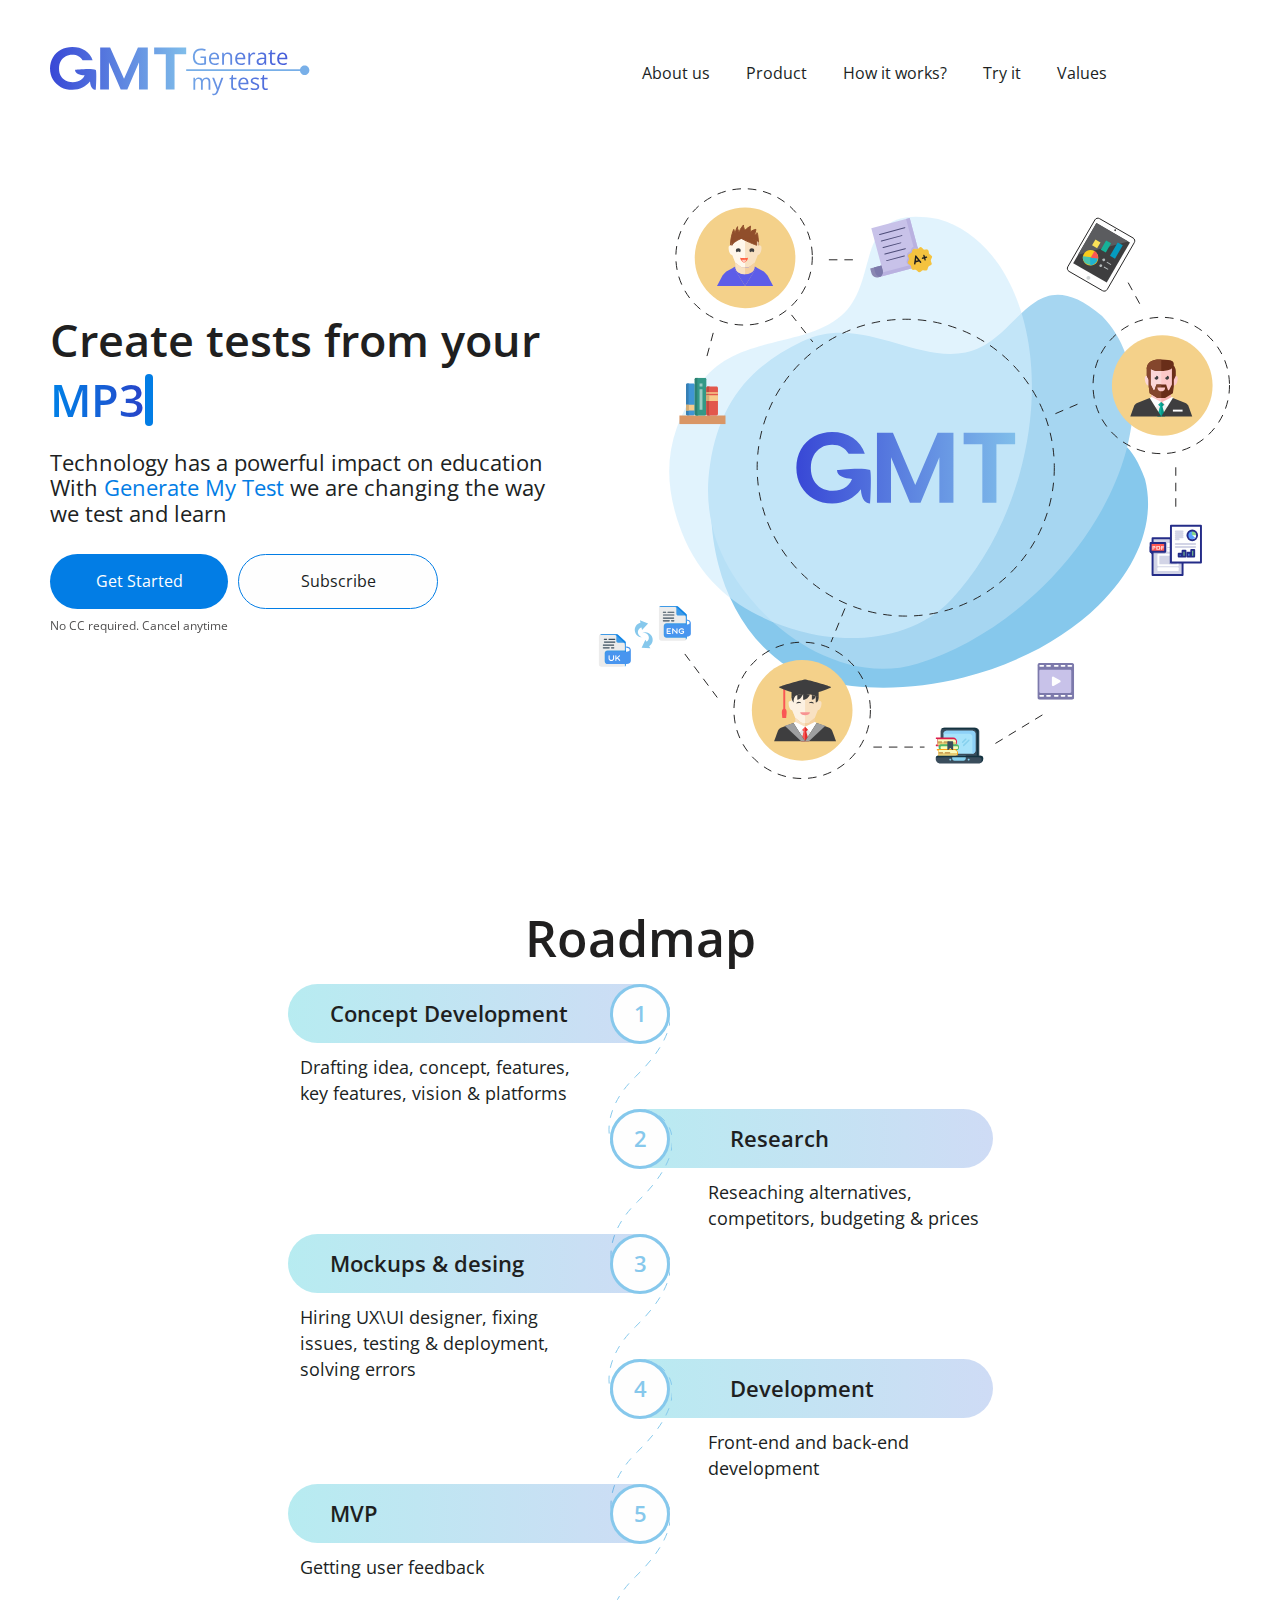
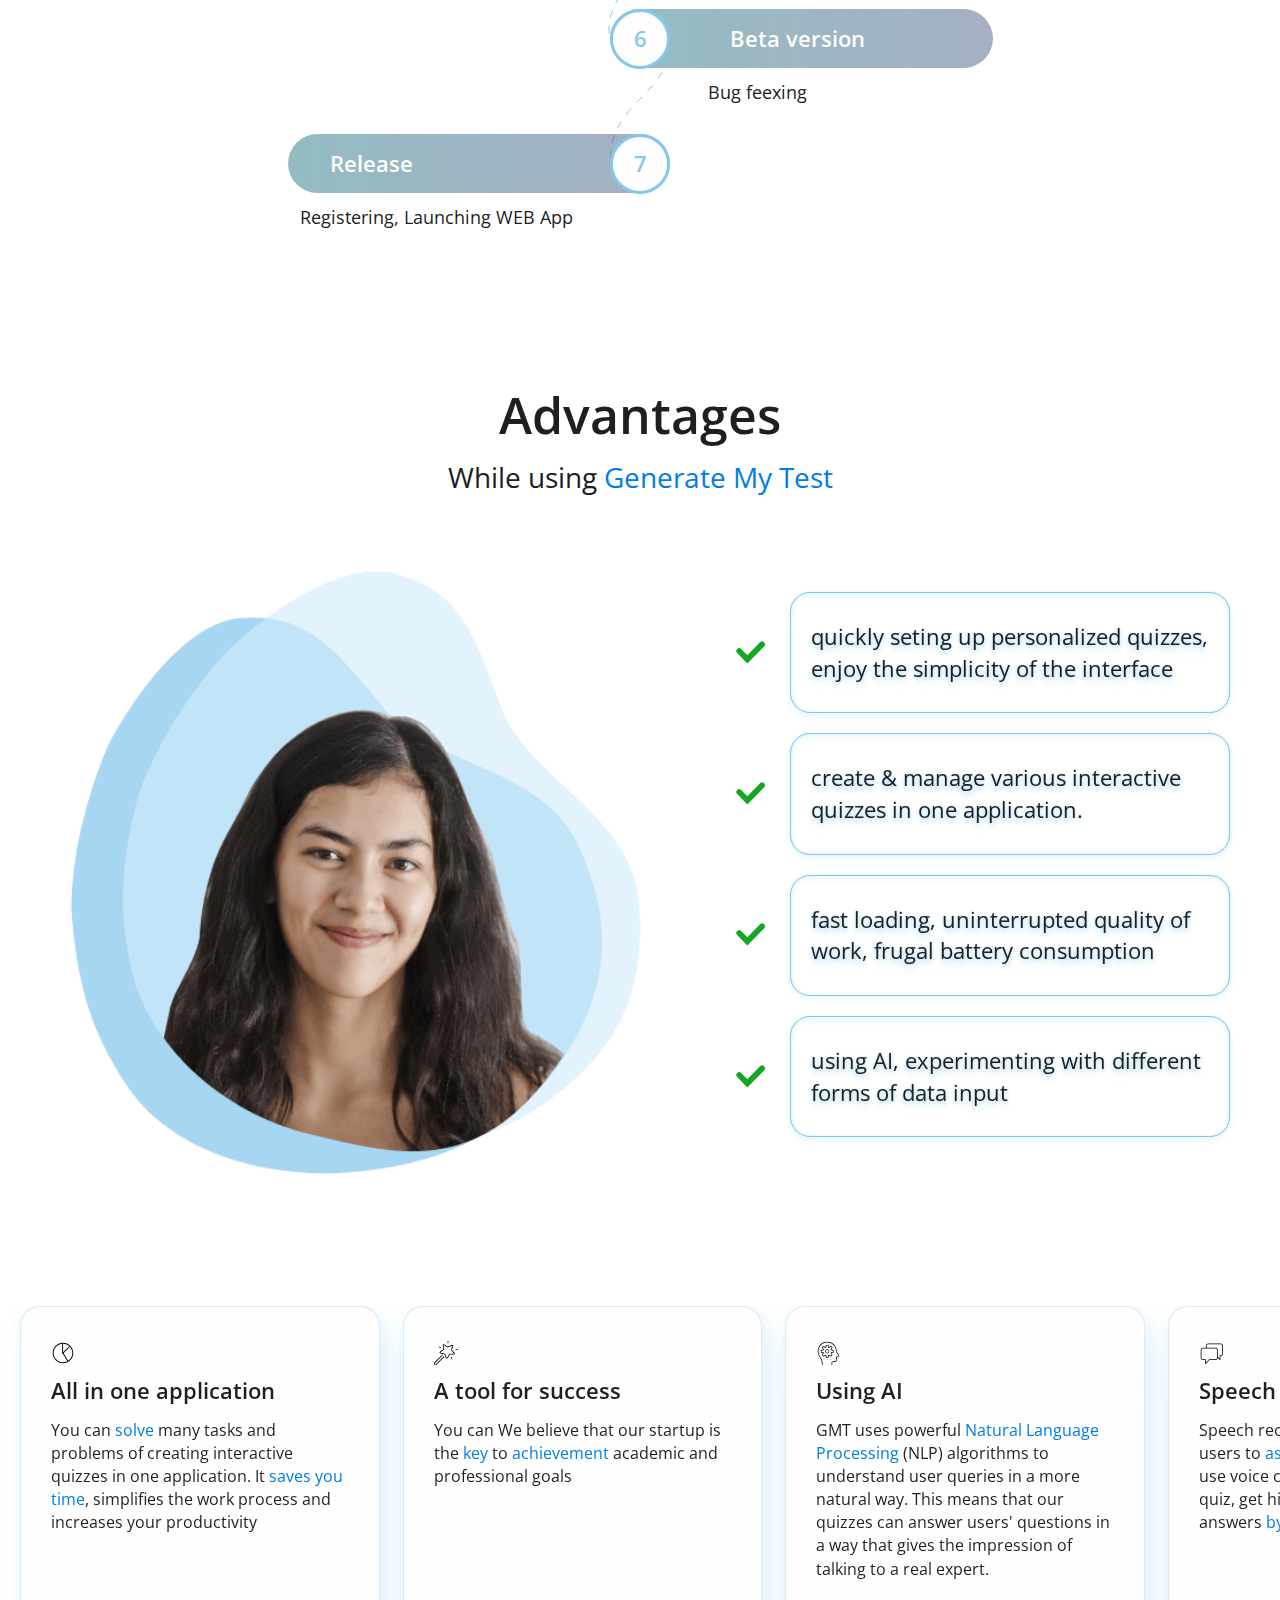
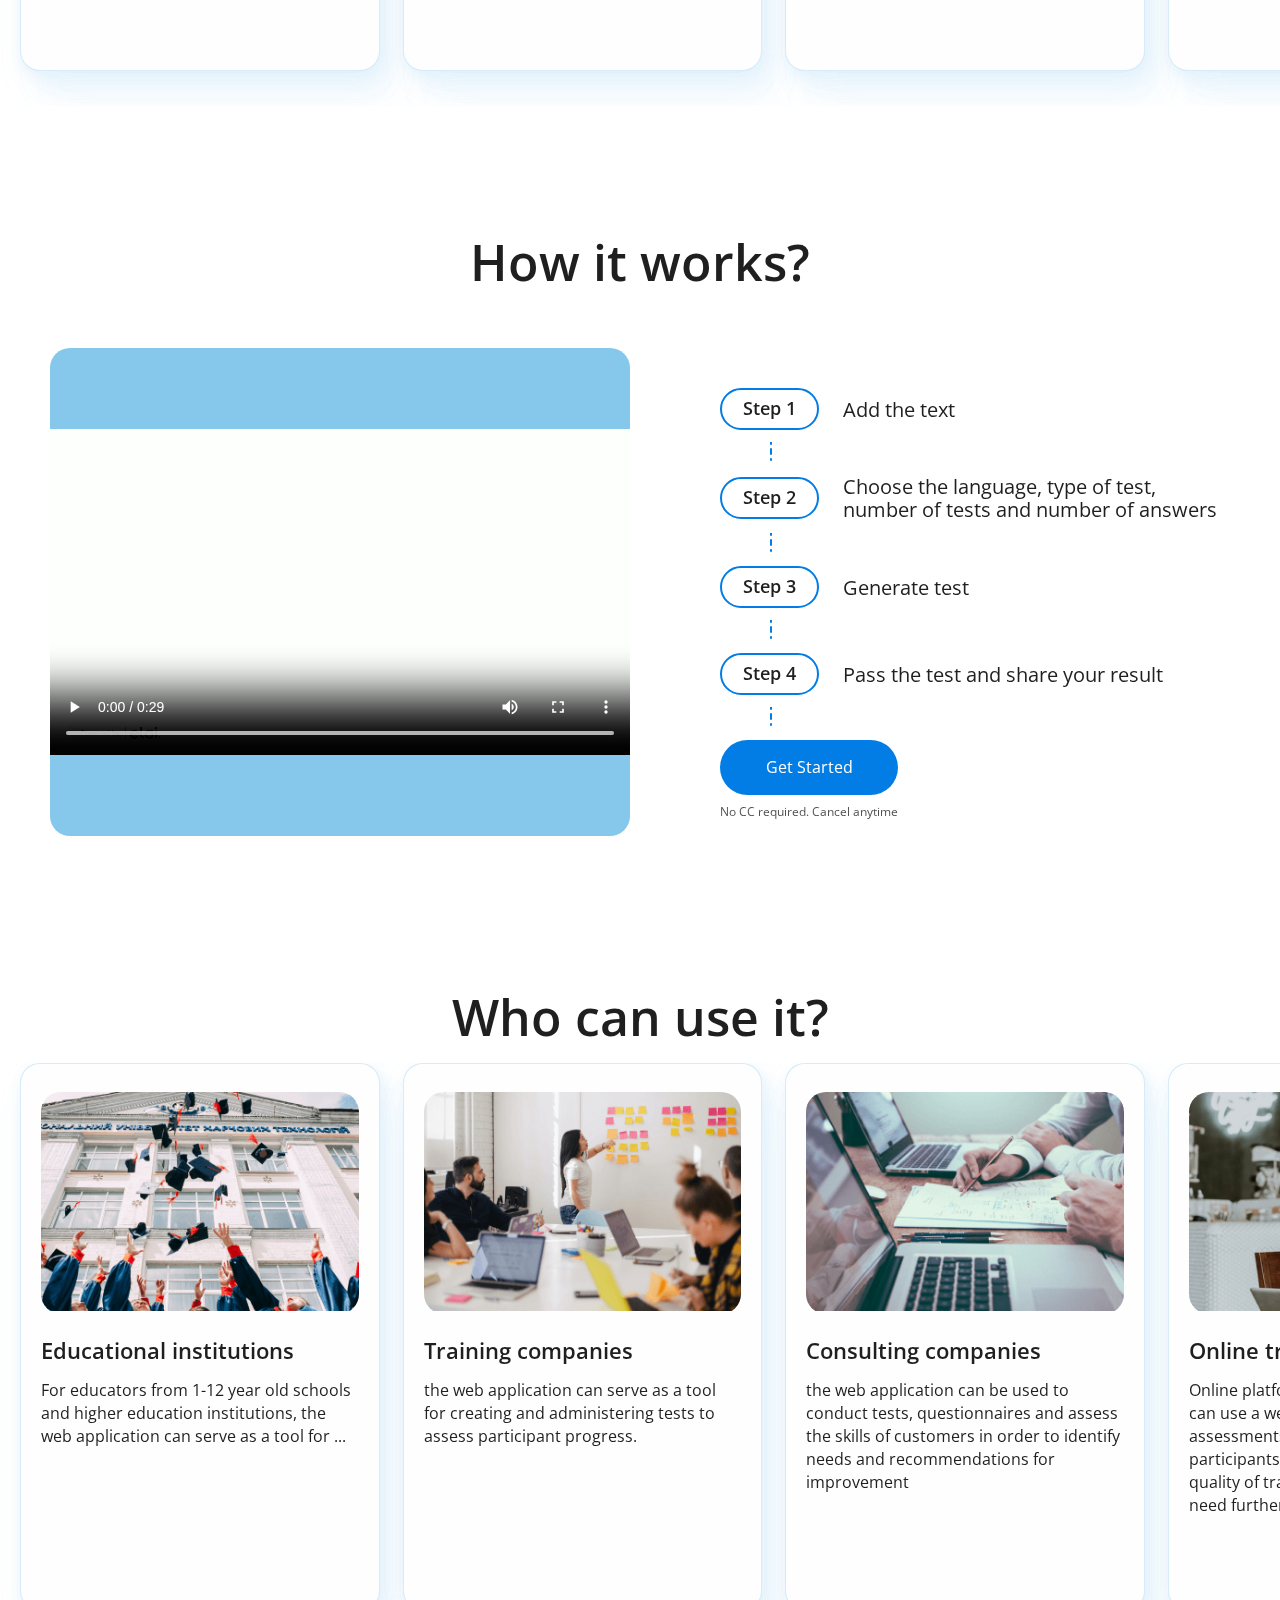
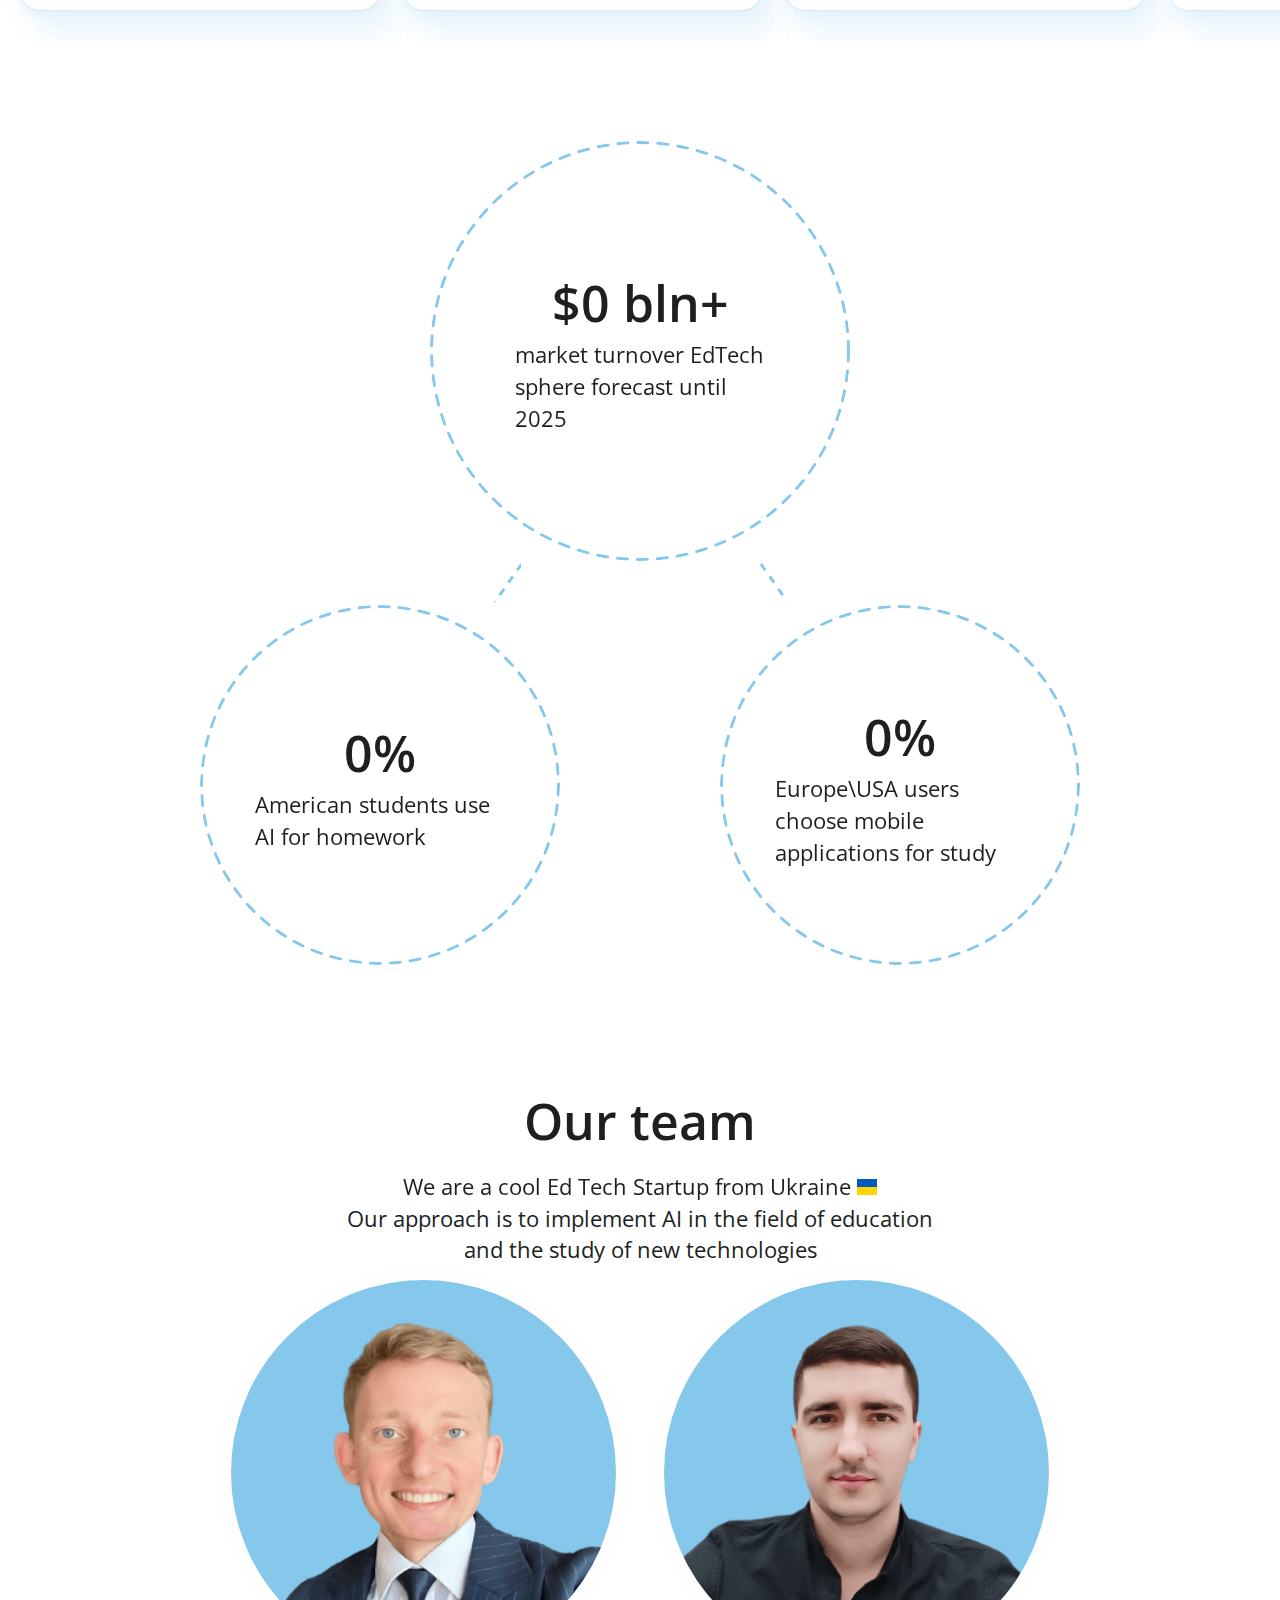
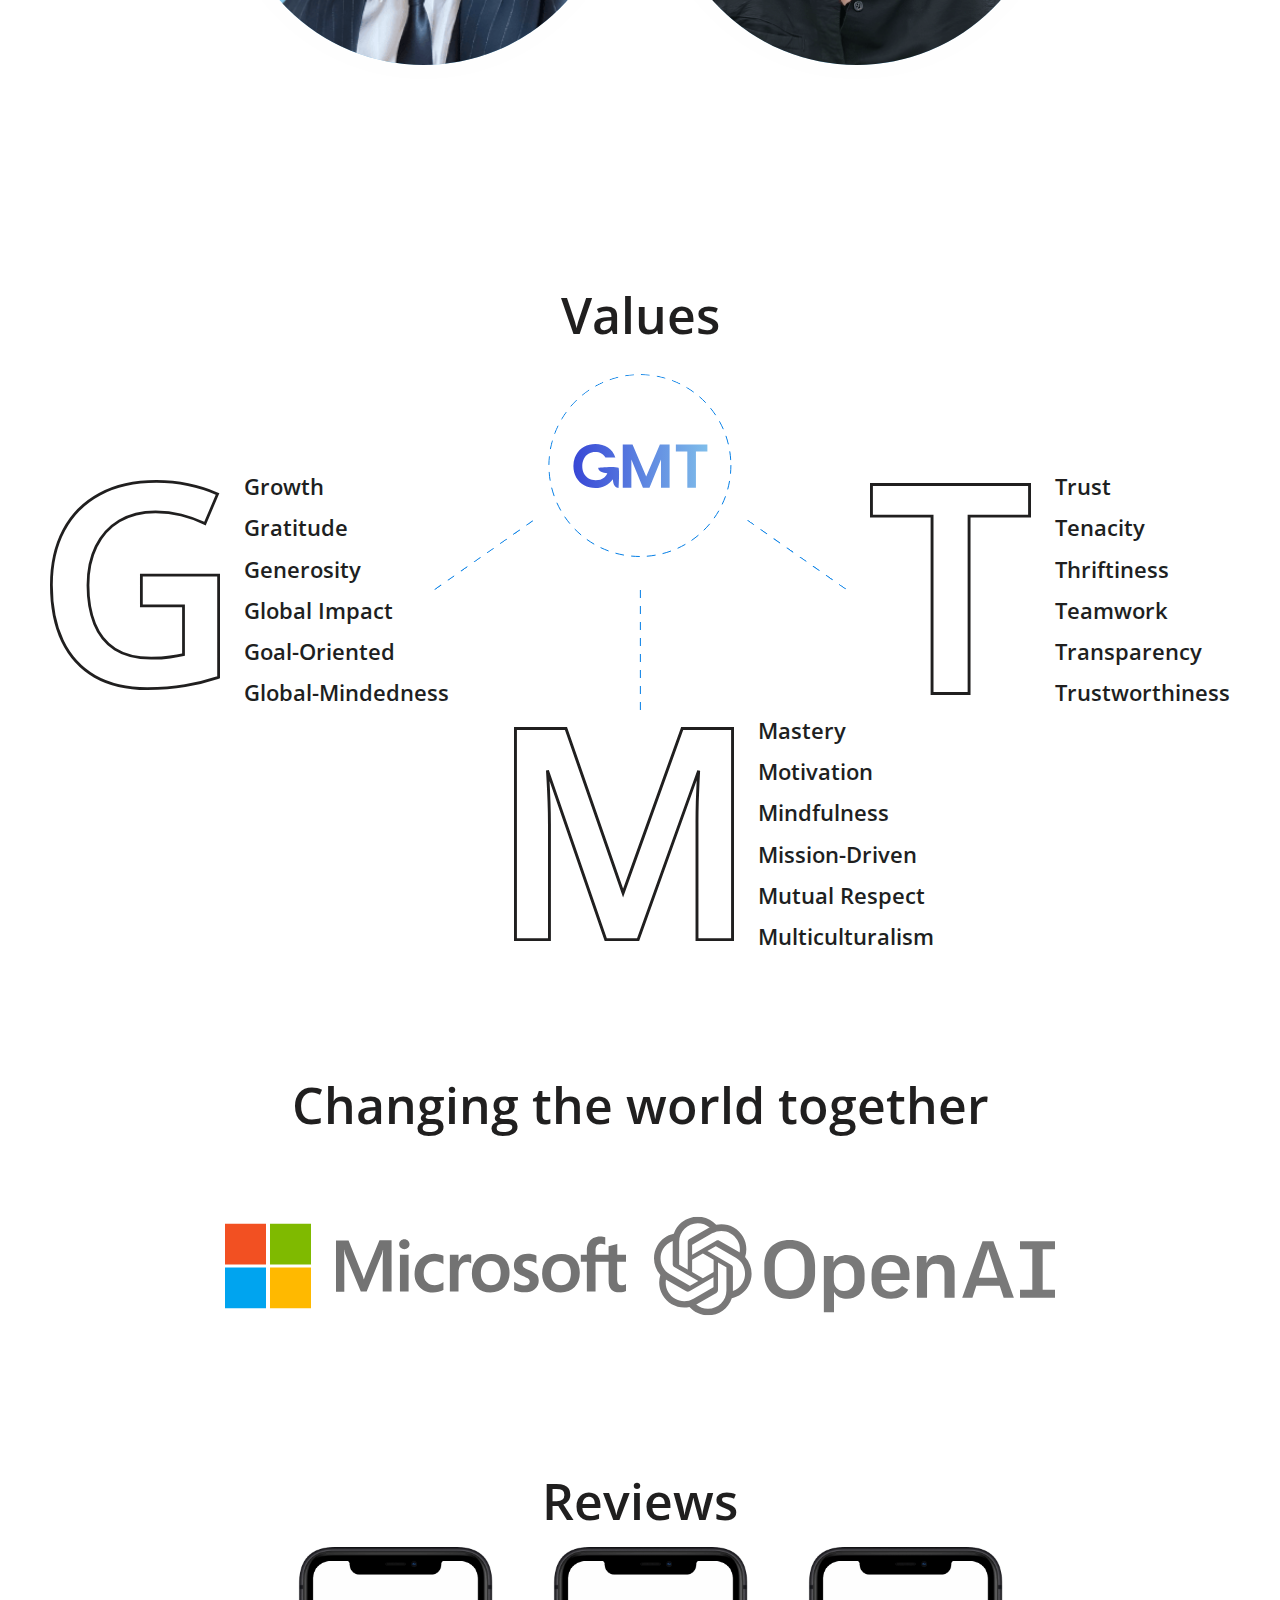
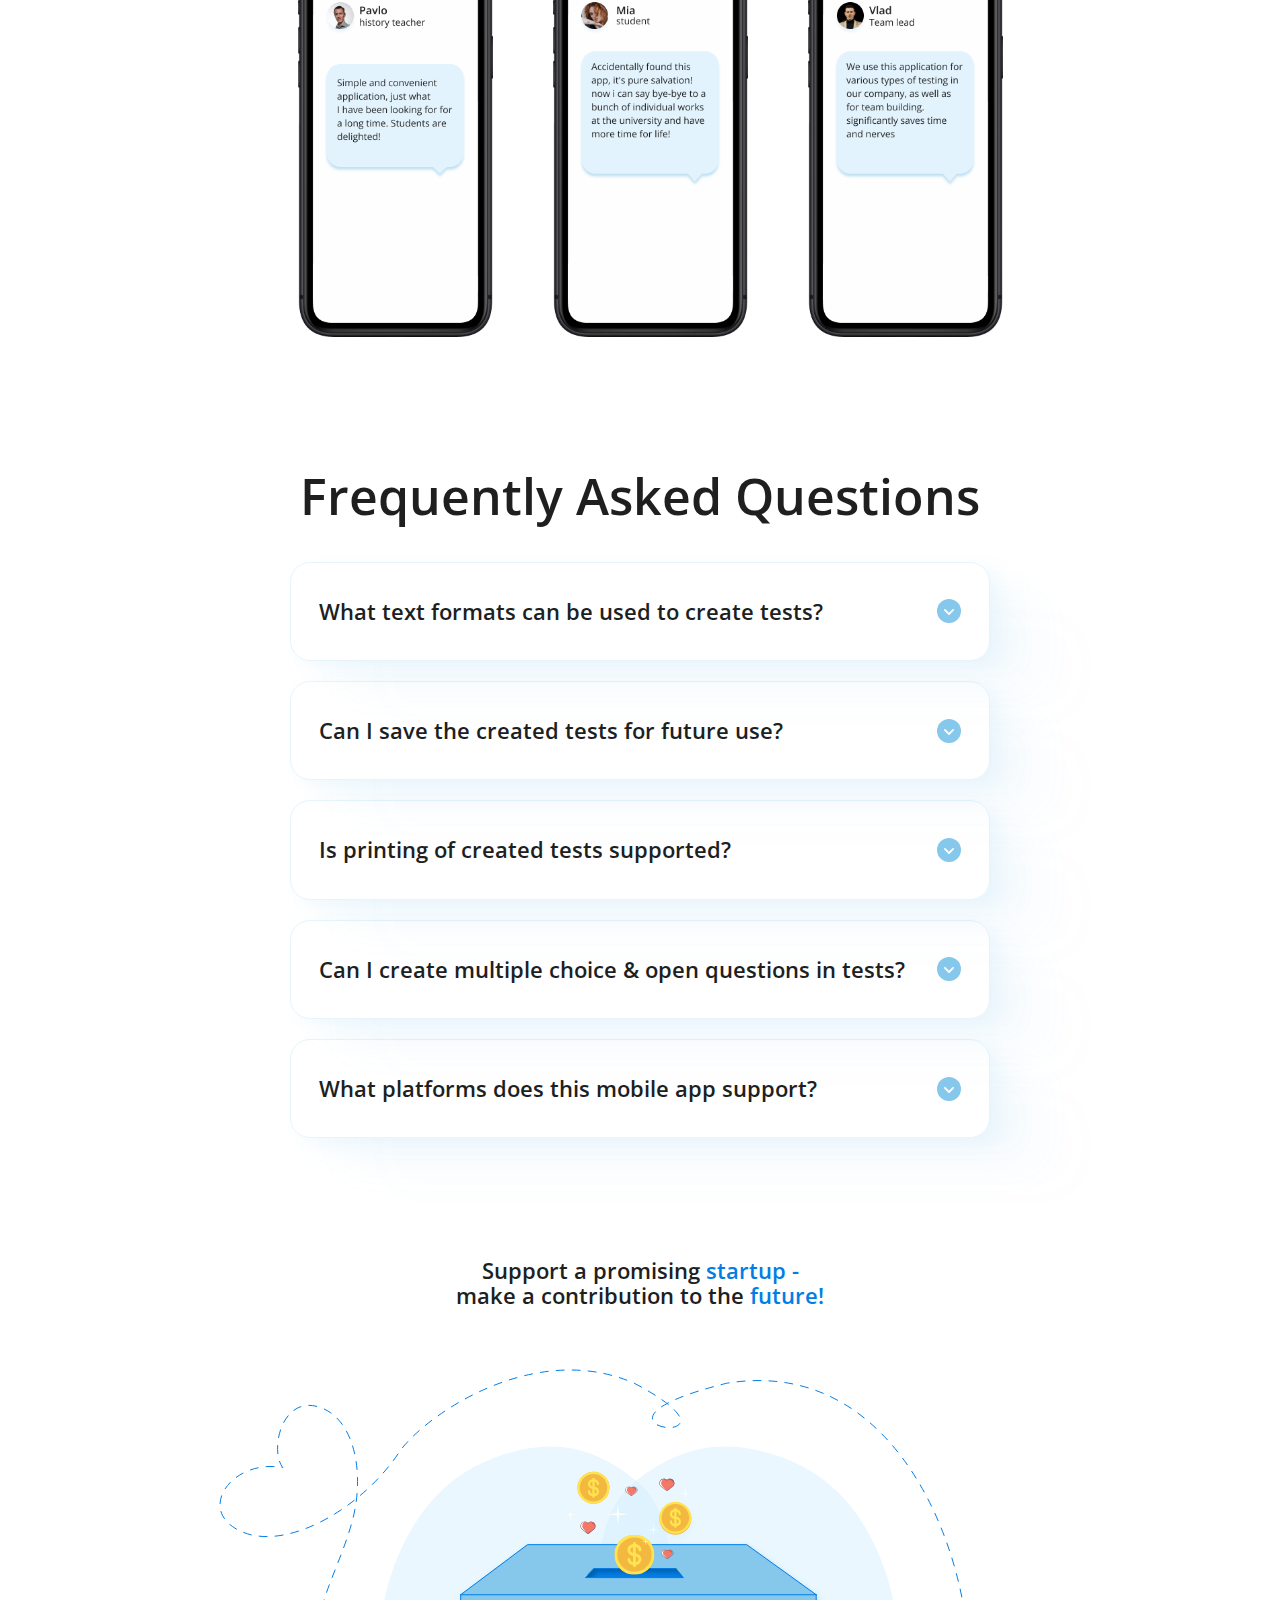
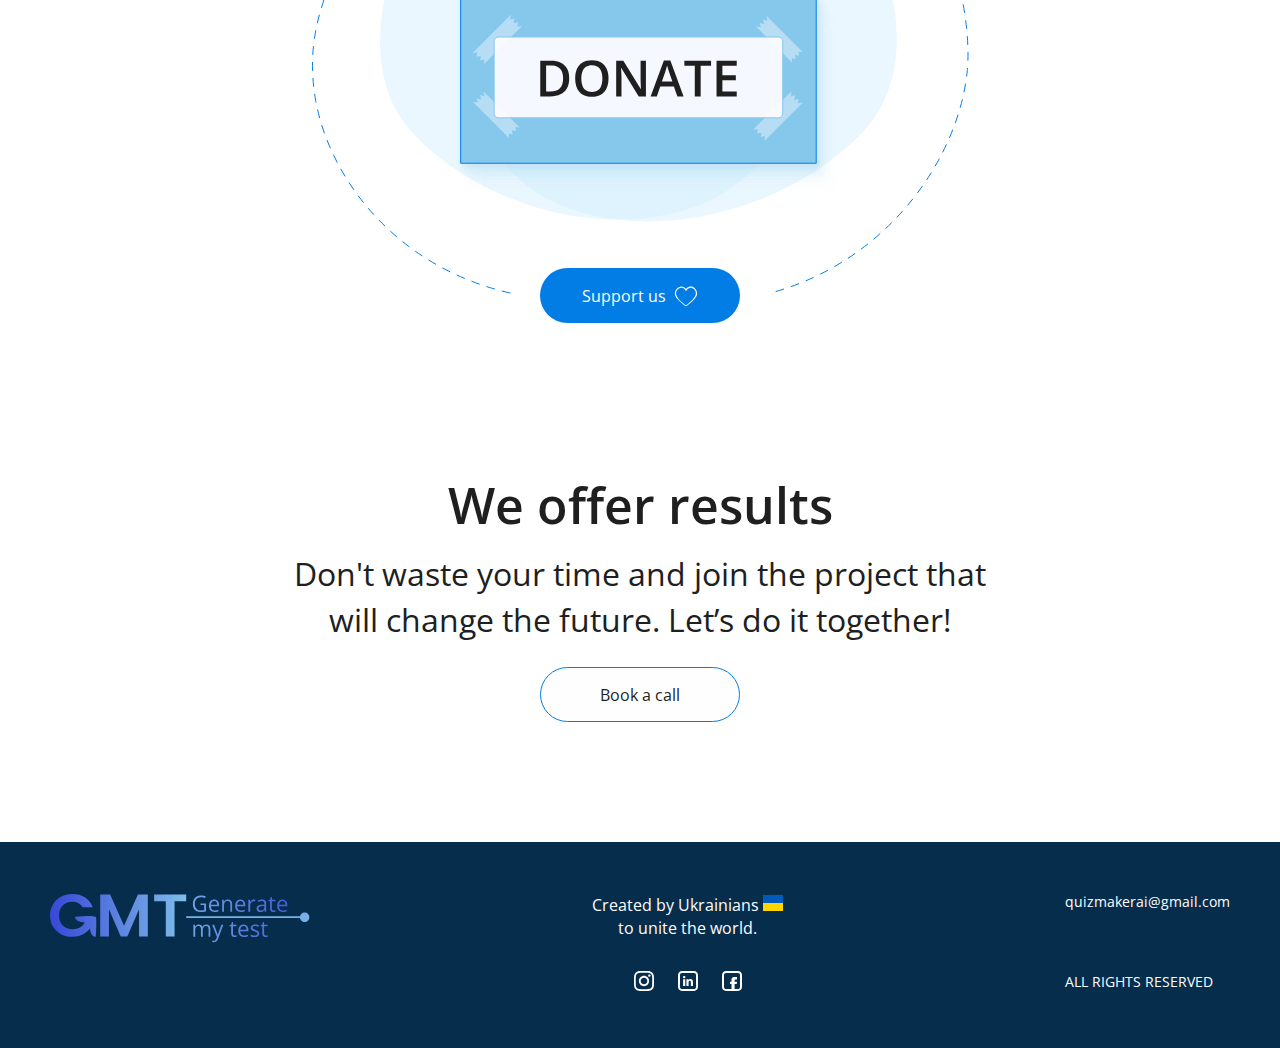
<file: public 5/index.html>
<!DOCTYPE html><html lang="en"><head><meta charset="UTF-8"><meta http-equiv="X-UA-Compatible" content="IE=edge"><meta name="viewport" content="width=device-width,initial-scale=1"><link rel="icon" type="image/x-icon" href="./icons/favicon.ico"><title>GMT</title><link href="css/index.f3fca2ebbc017254341f.css" rel="stylesheet"></head><body><div id="app" class="app"><header class="app-header"><div class="container"><div class="header-inner"><div class="header-logo"><img src="./icons/logo.svg" alt="GTM Logo"></div><nav class="header-navigation"><ul class="header-navigation--list"><li class="header-navigation--item"><a class="header-navigation--link size-16" href="#team">About us</a></li><li class="header-navigation--item"><a class="header-navigation--link size-16" href="#advantages">Product</a></li><li class="header-navigation--item"><a class="header-navigation--link size-16" href="#how-it-works">How it works?</a></li><li class="header-navigation--item"><a class="header-navigation--link size-16" href="./test.html">Try it</a></li><li class="header-navigation--item"><a class="header-navigation--link size-16" href="#values">Values</a></li></ul><button class="header-hide"><svg fill="#C9BABA" width="24" height="24"><use xlink:href="./icons/icons-sprite.svg#icon-close"/></svg></button><ul class="header-socials"><li class="header-socials--item"><a href="https://instagram.com/gmt_group_/" target="_blank" class="header-socials--link"><svg fill="#201f1f" width="24" height="24"><use xlink:href="./icons/icons-sprite.svg#icon-insta"/></svg></a></li><li class="header-socials--item"><a href="https://www.linkedin.com/company/92791185/admin/" target="_blank" class="header-socials--link"><svg fill="#201f1f" width="24" height="24"><use xlink:href="./icons/icons-sprite.svg#icon-linkedin"/></svg></a></li><li class="header-socials--item"><a href="https://www.facebook.com/profile.php?id=100094576390071&is_tour_completed=true" target="_blank" class="header-socials--link"><svg fill="#201f1f" width="24" height="24"><use xlink:href="./icons/icons-sprite.svg#icon-fb"/></svg></a></li></ul></nav><button class="header-burger"><svg width="20" height="20"><use xlink:href="./icons/icons-sprite.svg#icon-burger"/></svg></button></div></div></header><main><section class="section-container app-banner"><div class="container"><div class="banner-wrapper"><div class="banner-content"><h1 class="banner-content--title fw-600">Сreate tests from your <span id="typed-text" class="printer-text"></span></h1><p class="banner-content--text">Technology has a powerful impact on education With <a href="#">Generate My Test</a> we are changing the way we test and learn</p><div class="banner-content--actions desktop"><div class="app-button"><a href="./test.html" target="_blank" class="button primary">Get Started</a> <span class="app-button--subtext">No CC required. Cancel anytime</span></div><a href="https://docs.google.com/forms/d/1hZD8ISR1sjbdmVVDksh8t-Mqp5qQqm-sbi9X0JupsYw/edit" target="_blank" class="button secondary">Subscribe</a><!-- <div class="subscriber">
                                        <input type="text" placeholder="Your email" />
                                        <button>Subscribe</button>
                                    </div> --></div></div><div class="banner-picture"><img src="./icons/banner.svg" alt="GTM Banner"></div><div class="banner-content--actions mobile"><div class="app-button"><a href="./test.html" target="_blank" class="button primary">Get Started</a> <span class="app-button--subtext">No CC required. Cancel anytime</span></div><a href="https://docs.google.com/forms/d/1hZD8ISR1sjbdmVVDksh8t-Mqp5qQqm-sbi9X0JupsYw/edit" target="_blank" class="button secondary">Subscribe</a><!-- <div class="subscriber">
                                    <input type="text" placeholder="Your email" />
                                    <button>Subscribe</button>
                                </div> --></div></div></div></section><section class="section-container app-roadmap"><div class="container"><div class="roadmap-wrapper"><h2 class="section-container--title">Roadmap</h2><ul class="roadmap-list"><li class="roadmap-list--item"><h4 class="roadmap-list--title">Concept Development <span class="roadmap-list--number">1</span></h4><p class="roadmap-list--description">Drafting idea, concept, features, key features, vision & platforms</p></li><li class="roadmap-list--item"><h4 class="roadmap-list--title">Research <span class="roadmap-list--number">2</span></h4><p class="roadmap-list--description">Reseaching alternatives, competitors, budgeting & prices</p></li><li class="roadmap-list--item"><h4 class="roadmap-list--title">Mockups & desing <span class="roadmap-list--number">3</span></h4><p class="roadmap-list--description">Hiring UX\UI designer, fixing issues, testing & deployment, solving errors</p></li><li class="roadmap-list--item"><h4 class="roadmap-list--title">Development <span class="roadmap-list--number">4</span></h4><p class="roadmap-list--description">Front-end and back-end development</p></li><li class="roadmap-list--item"><h4 class="roadmap-list--title">MVP <span class="roadmap-list--number">5</span></h4><p class="roadmap-list--description">Getting user feedback</p></li><li class="roadmap-list--item"><h4 class="roadmap-list--title">Beta version <span class="roadmap-list--number">6</span></h4><p class="roadmap-list--description">Bug feexing</p></li><li class="roadmap-list--item"><h4 class="roadmap-list--title">Release <span class="roadmap-list--number">7</span></h4><p class="roadmap-list--description">Registering, Launching WEB App</p></li></ul></div></div></section><section id="advantages" class="section-container app-advantages"><div class="container"><div class="advantages-wrapper"><h2 class="section-container--title">Advantages</h2><p class="section-container--subtitle text-center">While using <a href="#">Generate My Test</a></p><div class="advantages-content"><div class="advantages-content--picture"><img src="./images/advantages.png" alt="advantages"></div><ul class="advantages-content--list"><li class="advantages-content--item"><p class="advantages-content--text">quickly seting up personalized quizzes, enjoy the simplicity of the interface</p></li><li class="advantages-content--item"><p class="advantages-content--text">create & manage various interactive quizzes in one application.</p></li><li class="advantages-content--item"><p class="advantages-content--text">fast loading, uninterrupted quality of work, frugal battery consumption</p></li><li class="advantages-content--item"><p class="advantages-content--text">using AI, experimenting with different forms of data input</p></li></ul></div></div></div><div class="advantages-carousel swiper"><div class="swiper-wrapper"><div class="advantages-carousel--slide swiper-slide"><div class="advantages-carousel--content"><svg width="24" height="24"><use xlink:href="./icons/icons-sprite.svg#icon-diagram"/></svg><h4 class="title">All in one application</h4><p class="text">You can <span class="color-primary">solve</span> many tasks and problems of creating interactive quizzes in one application. It <span class="color-primary">saves you time</span>, simplifies the work process and increases your productivity</p></div></div><div class="advantages-carousel--slide swiper-slide"><div class="advantages-carousel--content"><svg width="24" height="24"><use xlink:href="./icons/icons-sprite.svg#icon-wand"/></svg><h4 class="title">A tool for success</h4><p class="text">You can We believe that our startup is the <span class="color-primary">key</span> to <span class="color-primary">achievement</span> academic and professional goals</p></div></div><div class="advantages-carousel--slide swiper-slide"><div class="advantages-carousel--content"><svg width="24" height="24"><use xlink:href="./icons/icons-sprite.svg#icon-ai"/></svg><h4 class="title">Using AI</h4><p class="text">GMT uses powerful <span class="color-primary">Natural Language Processing </span>(NLP) algorithms to understand user queries in a more natural way. This means that our quizzes can answer users' questions in a way that gives the impression of talking to a real expert.</p></div></div><div class="advantages-carousel--slide swiper-slide"><div class="advantages-carousel--content"><svg width="24" height="24"><use xlink:href="./icons/icons-sprite.svg#icon-talk"/></svg><h4 class="title">Speech recognition</h4><p class="text">Speech recognition system allows users to <span class="color-primary">ask questions orally</span> . They can use voice commands to control the quiz, get hints, or even dictate their answers <span class="color-primary">by voice</span></p></div></div><div class="advantages-carousel--slide swiper-slide"><div class="advantages-carousel--content"><svg width="24" height="24"><use xlink:href="./icons/icons-sprite.svg#icon-photo" stroke="#201f1f"/></svg><h4 class="title">Image recognition</h4><p class="text">Using advanced image recognition algorithms, we can create quizzes based on users' own <span class="color-primary">photos</span>. For example, users can upload their travel photos and our Generate My Test will create a quiz!</p></div></div><div class="advantages-carousel--slide swiper-slide"><div class="advantages-carousel--content"><svg width="24" height="24"><use xlink:href="./icons/icons-sprite.svg#icon-printer"/></svg><h4 class="title">Saving and printing tests</h4><p class="text">You can <span class="color-primary">save</span> created tests and <span class="color-primary">print</span> them. This allows users to access their tests at any time and in a way that is convenient for them.</p></div></div><div class="advantages-carousel--slide swiper-slide"><div class="advantages-carousel--content"><svg width="24" height="24"><use xlink:href="./icons/icons-sprite.svg#icon-heart"/></svg><h4 class="title">Best experience</h4><p class="text">GMT system offers a selection of convenient tools, including <span class="color-primary">ready-made</span> question <span class="color-primary">templates</span>, an editor for customizing the appearance and setting of quiz parameters. All this allows you to<span class="color-primary">quickly create</span> your own quizzes</p></div></div><div class="advantages-carousel--slide swiper-slide"><div class="advantages-carousel--content"><svg width="24" height="24"><use xlink:href="./icons/icons-sprite.svg#icon-coding" stroke="#201f1f"/></svg><h4 class="title">Nativity of development</h4><p class="text">Our product provides an opportunity to develop interactive quizzes using native programming languages ​​for each platform - <span class="color-primary">Swift</span> for iOS and <span class="color-primary">Kotlin</span> for Android. This means that you will have full control over the unique logic of your application</p></div></div></div></div></section><section id="how-it-works" class="section-container app-how-it-works"><div class="container"><h2 class="section-container--title">How it works?</h2><div class="how-it-works-wrapper"><div class="how-it-works-video"><!-- <svg class="play" stroke="#FEFEFE">
                                    <use xlink:href="./icons/icons-sprite.svg#icon-play" />
                                </svg> --><video src="./videos/video-name.mp4" controls></video></div><div class="how-it-works-description"><ul class="how-it-works-description--list"><li class="how-it-works-description--item"><span class="step">Step 1</span><p class="text">Add the text</p></li><li class="how-it-works-description--item"><span class="step">Step 2</span><p class="text">Choose the language, type of test, number of tests and number of answers</p></li><li class="how-it-works-description--item"><span class="step">Step 3</span><p class="text">Generate test</p></li><li class="how-it-works-description--item"><span class="step">Step 4</span><p class="text">Pass the test and share your result</p></li></ul><div class="app-button"><a href="./test.html" target="_blank" class="button primary">Get Started</a> <span class="app-button--subtext">No CC required. Cancel anytime</span></div></div></div></div></section><section class="section-container app-who-can-use-it"><div class="container"><h2 class="section-container--title">Who can use it?</h2></div><div class="who-can-use-it-carousel swiper"><div class="swiper-wrapper"><div class="who-can-use-it-carousel--slide swiper-slide"><div class="who-can-use-it-carousel--picture"><img src="./images/use-slides/use-pic-1.png" alt="Educational institutions"></div><div class="who-can-use-it-carousel--content"><h4 class="title">Educational institutions</h4><p class="text">For educators from 1-12 year old schools and higher education institutions, the web application can serve as a tool for ...</p></div></div><div class="who-can-use-it-carousel--slide swiper-slide"><div class="who-can-use-it-carousel--picture"><img src="./images/use-slides/use-pic-2.png" alt="Training companies"></div><div class="who-can-use-it-carousel--content"><h4 class="title">Training companies</h4><p class="text">the web application can serve as a tool for creating and administering tests to assess participant progress.</p></div></div><div class="who-can-use-it-carousel--slide swiper-slide"><div class="who-can-use-it-carousel--picture"><img src="./images/use-slides/use-pic-3.png" alt="Consulting companies"></div><div class="who-can-use-it-carousel--content"><h4 class="title">Consulting companies</h4><p class="text">the web application can be used to conduct tests, questionnaires and assess the skills of customers in order to identify needs and recommendations for improvement</p></div></div><div class="who-can-use-it-carousel--slide swiper-slide"><div class="who-can-use-it-carousel--picture"><img src="./images/use-slides/use-pic-4.png" alt="Online training courses"></div><div class="who-can-use-it-carousel--content"><h4 class="title">Online training courses</h4><p class="text">Online platforms and e-learning courses can use a web application to conduct assessments and test the knowledge of participants, which helps to ensure the quality of training and identify areas that need further improvement.</p></div></div><div class="who-can-use-it-carousel--slide swiper-slide"><div class="who-can-use-it-carousel--picture"><img src="./images/use-slides/use-pic-5.png" alt="Corporate HR departments"></div><div class="who-can-use-it-carousel--content"><h4 class="title">Corporate HR departments</h4><p class="text">For internal training of employees, assessment of their knowledge and professional skills, the web application can be used by HR departments of companies to create and conduct tests.</p></div></div><div class="who-can-use-it-carousel--slide swiper-slide"><div class="who-can-use-it-carousel--picture"><img src="./images/use-slides/use-pic-6.png" alt="Public organizations and charitable foundations"></div><div class="who-can-use-it-carousel--content"><h4 class="title">Public organizations and charitable foundations:</h4><p class="text">For organizations working in the field of social services or carrying out charitable activities, the web application can be used to conduct evaluation and testing of program participants or receive feedback from beneficiaries.</p></div></div><div class="who-can-use-it-carousel--slide swiper-slide"><div class="who-can-use-it-carousel--picture"><img src="./images/use-slides/use-pic-7.png" alt="Business Trainers"></div><div class="who-can-use-it-carousel--content"><h4 class="title">Business Trainers</h4><p class="text">Trainers who provide business training and leadership development services can use the app to create tests to assess the level of mastery of the material and identify weaknesses</p></div></div><div class="who-can-use-it-carousel--slide swiper-slide"><div class="who-can-use-it-carousel--picture"><img src="./images/use-slides/use-pic-8.png" alt="Language schools and courses"></div><div class="who-can-use-it-carousel--content"><h4 class="title">Language schools and courses</h4><p class="text">For institutes offering foreign language courses, the web application can be used to create and administer language tests and track student progress.</p></div></div><div class="who-can-use-it-carousel--slide swiper-slide"><div class="who-can-use-it-carousel--picture"><img src="./images/use-slides/use-pic-9.png" alt="Private Tutors"></div><div class="who-can-use-it-carousel--content"><h4 class="title">Private Tutors</h4><p class="text">Tutoring and tutoring teachers can use the app to create and administer tests to assess their students' knowledge and progress.</p></div></div><div class="who-can-use-it-carousel--slide swiper-slide"><div class="who-can-use-it-carousel--picture"><img src="./images/use-slides/use-pic-10.png" alt="Certification and Licensing Organizations"></div><div class="who-can-use-it-carousel--content"><h4 class="title">Certification and Licensing Organizations</h4><p class="text">The Application may be used to test and evaluate candidates applying for certification or licensing in a specific professional field.</p></div></div><div class="who-can-use-it-carousel--slide swiper-slide"><div class="who-can-use-it-carousel--picture"><img src="./images/use-slides/use-pic-11.png" alt="Professional development organizations1"></div><div class="who-can-use-it-carousel--content"><h4 class="title">Professional development organizations</h4><p class="text">The web application can be useful for organizations that provide professional development to various groups of specialists, such as doctors, lawyers, financial analysts, etc. It helps to conduct effective tests to test the knowledge and skills of the participants.</p></div></div><div class="who-can-use-it-carousel--slide swiper-slide"><div class="who-can-use-it-carousel--picture"><img src="./images/use-slides/use-pic-12.png" alt="Coaches and Trainers"></div><div class="who-can-use-it-carousel--content"><h4 class="title">Coaches and Trainers</h4><p class="text">Professional coaches and trainers can use the web application to create quizzes and assessments to help them gauge their clients' level of learning. They will be able to adapt the tests to the needs of each client and track their progress in the learning process.</p></div></div><div class="who-can-use-it-carousel--slide swiper-slide"><div class="who-can-use-it-carousel--picture"><img src="./images/use-slides/use-pic-13.png" alt="Holding companies and corporations"></div><div class="who-can-use-it-carousel--content"><h4 class="title">Holding companies and corporations</h4><p class="text">The web application can be used to create tests that cover different aspects of work and help organizations measure progress and identify areas for improvement.</p></div></div></div></div><div class="who-can-use-it-counters"><div class="counter main"><div class="counter-wrapper"><h5 class="counter-title">$<span class="counter-animate" data-target="404">0</span> bln+</h5><p class="counter-text">market turnover EdTech sphere forecast until 2025</p></div></div><div class="counters-secondary"><div class="counter"><div class="counter-wrapper"><h5 class="counter-title"><span class="counter-animate" data-target="89">0</span>%</h5><p class="counter-text">American students use AI for homework</p></div></div><div class="counter"><div class="counter-wrapper"><h5 class="counter-title"><span class="counter-animate" data-target="69">0</span>%</h5><p class="counter-text">Europe\USA users choose mobile applications for study</p></div></div></div></div></section><section id="team" class="section-container app-team"><div class="container"><h2 class="section-container--title">Our team</h2><p class="team-description subtitle">We are a cool Ed Tech Startup from Ukraine <svg width="20" height="16"><use xlink:href="./icons/icons-color-sprite.svg#icon-flag"/></svg></p><p class="team-description">Our approach is to implement AI in the field of education and the study of new technologies</p><div class="team-list"><div class="team-list--item"><div class="team-list--item-description"><h5 class="title">Vadym Yatsunyk</h5><span class="info">CO-founder & CEO</span></div><div class="team-list--item-picture"><img src="./images/photo_vadym.png" alt="Co Founder Vadym Yatsunyk"></div></div><div class="team-list--item"><div class="team-list--item-description"><h5 class="title">Dmytro Matsiuk</h5><span class="info">CO-founder & CEO</span></div><div class="team-list--item-picture"><img src="./images/photo_dmytro.png" alt="Co Founder Dmytro Matsiuk"></div></div></div></div></section><section id="values" class="section-container app-values"><div class="container"><h2 class="section-container--title">Values</h2><div class="values-gmt"><div class="values-gmt--item g-item"><span class="values-gmt--item-word g"></span><ul class="values-gmt--item-list"><li class="values-gmt--item-list--item">Growth</li><li class="values-gmt--item-list--item">Gratitude</li><li class="values-gmt--item-list--item">Generosity</li><li class="values-gmt--item-list--item">Global Impact</li><li class="values-gmt--item-list--item">Goal-Oriented</li><li class="values-gmt--item-list--item">Global-Mindedness</li></ul></div><div class="values-gmt--item m-item"><span class="values-gmt--item-word m"></span><ul class="values-gmt--item-list"><li class="values-gmt--item-list--item">Mastery</li><li class="values-gmt--item-list--item">Motivation</li><li class="values-gmt--item-list--item">Mindfulness</li><li class="values-gmt--item-list--item">Mission-Driven</li><li class="values-gmt--item-list--item">Mutual Respect</li><li class="values-gmt--item-list--item">Multiculturalism</li></ul></div><div class="values-gmt--item t-item"><span class="values-gmt--item-word t"></span><ul class="values-gmt--item-list"><li class="values-gmt--item-list--item">Trust</li><li class="values-gmt--item-list--item">Tenacity</li><li class="values-gmt--item-list--item">Thriftiness</li><li class="values-gmt--item-list--item">Teamwork</li><li class="values-gmt--item-list--item">Transparency</li><li class="values-gmt--item-list--item">Trustworthiness</li></ul></div><div class="values-gmt--logo"><img src="./icons/gmt.svg" alt="gmt"> <span class="values-gmt--line"></span> <span class="values-gmt--line"></span> <span class="values-gmt--line"></span></div></div><h2 class="section-container--title">Сhanging the world together</h2><div class="values-compnies"><div class="values-compnies--item"><svg><use xlink:href="./icons/icons-color-sprite.svg#icon-microsoft"/></svg></div><div class="values-compnies--item"><svg><use xlink:href="./icons/icons-color-sprite.svg#icon-openai"/></svg></div></div></div></section><section class="section-container app-reviews"><h2 class="section-container--title">Reviews</h2><div class="reviews-list--wrapper"><ul class="reviews-list"><li class="reviews-list--item"><img src="./images/phone_1.png" alt="review: Simple and convenient application, just what 
                                    I have been looking for for a long time. Students are delighted!"></li><li class="reviews-list--item"><img src="./images/phone_2.png" alt="review: Accidentally found this app, it's pure salvation! now i can say bye-bye to a bunch of inliidual works at the university and have more time for life!"></li><li class="reviews-list--item"><img src="./images/phone_3.png" alt="review: We use this application for various types of testing in our company, as well as for team building. significantly saves time and nerves"></li></ul></div></section><section class="section-container app-faq"><div class="container"><div class="faq-wrapper"><h2 class="section-container--title">Frequently Asked Questions</h2><ul class="faq-list"><li class="faq-list--item"><h4 class="faq-list--title" data-index="0">What text formats can be used to create tests? <span class="arrow"></span></h4><div class="faq-list--description"><p class="faq-list--description-content">You can use different text formats such as handwritten text, images, sound files, video and PDF.</p></div></li><li class="faq-list--item"><h4 class="faq-list--title" data-index="1">Can I save the created tests for future use? <span class="arrow"></span></h4><div class="faq-list--description"><p class="faq-list--description-content">Yes, the app has the ability to save the created tests so that you can use them in the future text formats such as handwritten text, images, sound files, video and PDF.</p></div></li><li class="faq-list--item"><h4 class="faq-list--title" data-index="2">Is printing of created tests supported? <span class="arrow"></span></h4><div class="faq-list--description"><p class="faq-list--description-content">Yes, you can print the created tests for convenient use and archiving.</p></div></li><li class="faq-list--item"><h4 class="faq-list--title" data-index="3">Can I create multiple choice & open questions in tests? <span class="arrow"></span></h4><div class="faq-list--description"><p class="faq-list--description-content">Yes, our application provides an opportunity to create both answer options for multi-line questions and open questions for the user to enter the answer.</p></div></li><li class="faq-list--item"><h4 class="faq-list--title" data-index="4">What platforms does this mobile app support? <span class="arrow"></span></h4><div class="faq-list--description"><p class="faq-list--description-content">Our mobile app is available for users on Android and iOS platforms so you can use it on any device of your choice.</p></div></li></ul></div><p class="faq-text text-center fw-600">Support a promising <span class="color-primary fw-600">startup -</span><br>make a contribution to the <span class="color-primary fw-600">future!</span></p><div class="faq-donate"><img class="desktop" src="./icons/donate.svg" alt="Donate Image"> <img class="mobile" src="./icons/donate-mobile.svg" alt="Donate Image"> <button class="button primary">Support us <svg width="24" height="24"><use xlink:href="./icons/icons-sprite.svg#icon-heart"/></svg></button></div></div></section><section id="results" class="section-container app-results"><div class="container"><h2 class="section-container--title">We offer results</h2><p class="results-text text-center">Don't waste your time and join the project that will change the future. Let’s do it together!</p><div class="results-actions"><a href="https://calendly.com/gmtgroup-online/30min" target="_blank" class="button secondary">Book a call</a></div></div></section></main><footer class="app-footer"><div class="container"><div class="footer-inner"><div class="footer-logo"><img src="./icons/logo.svg" alt="GTM Logo"></div><p class="footer-slogan">Created by Ukrainians <svg width="20" height="16"><use xlink:href="./icons/icons-color-sprite.svg#icon-flag"/></svg><br>to unite the world.</p><div class="footer-contacts"><a href="mailto:quizmakerai@gmail.com">quizmakerai@gmail.com</a> <span>ALL RIGHTS RESERVED</span></div></div><ul class="footer-socials"><li class="footer-socials--item"><a href="https://instagram.com/gmt_group_/" target="_blank" class="footer-socials--link"><svg width="24" height="24"><use xlink:href="./icons/icons-sprite.svg#icon-insta"/></svg></a></li><li class="footer-socials--item"><a href="https://www.linkedin.com/company/92791185/admin/" target="_blank" class="footer-socials--link"><svg width="24" height="24"><use xlink:href="./icons/icons-sprite.svg#icon-linkedin"/></svg></a></li><li class="footer-socials--item"><a href="https://www.facebook.com/profile.php?id=100094576390071&is_tour_completed=true" target="_blank" class="footer-socials--link"><svg width="24" height="24"><use xlink:href="./icons/icons-sprite.svg#icon-fb"/></svg></a></li></ul></div></footer></div><script src="js/202.f3fca2ebbc017254341f.js"></script><script src="js/193.f3fca2ebbc017254341f.js"></script><script src="js/index.f3fca2ebbc017254341f.js"></script></body></html>
</file>
<file: public 5/css/index.f3fca2ebbc017254341f.css>
@import url(https://fonts.googleapis.com/css2?family=Open+Sans:wght@400;600&display=swap);
/*! normalize.css v8.0.1 | MIT License | github.com/necolas/normalize.css */html{line-height:1.15}main{display:block}h1{font-size:2em;margin:.67em 0}hr{box-sizing:content-box;height:0;overflow:visible}pre{font-family:monospace,monospace;font-size:1em}a{background-color:transparent}abbr[title]{border-bottom:none;text-decoration:underline;text-decoration:underline dotted}b,strong{font-weight:bolder}code,kbd,samp{font-family:monospace,monospace;font-size:1em}small{font-size:80%}img{border-style:none}button,input,optgroup,select,textarea{font-family:inherit;font-size:100%;line-height:1.15;margin:0}button,input{overflow:visible}button,select{text-transform:none}[type=button],[type=reset],[type=submit],button{-webkit-appearance:button}[type=button]::-moz-focus-inner,[type=reset]::-moz-focus-inner,[type=submit]::-moz-focus-inner,button::-moz-focus-inner{border-style:none;padding:0}[type=button]:-moz-focusring,[type=reset]:-moz-focusring,[type=submit]:-moz-focusring,button:-moz-focusring{outline:1px dotted ButtonText}fieldset{padding:.35em .75em .625em}legend{box-sizing:border-box;color:inherit;display:table;max-width:100%}progress{vertical-align:baseline}[type=checkbox],[type=radio]{box-sizing:border-box;padding:0}[type=number]::-webkit-inner-spin-button,[type=number]::-webkit-outer-spin-button{height:auto}[type=search]{-webkit-appearance:textfield;outline-offset:-2px}[type=search]::-webkit-search-decoration{-webkit-appearance:none}::-webkit-file-upload-button{-webkit-appearance:button;font:inherit}details{display:block}summary{display:list-item}template{display:none}

/*! normalize.css v1.0.0 | MIT License | git.io/normalize */*{outline:none}article,aside,details,figcaption,figure,footer,header,hgroup,nav,section,summary{display:block}audio,canvas,video{*zoom:1;display:inline-block;*display:inline}audio:not([controls]){display:none;height:0}[hidden]{display:none}html{-webkit-text-size-adjust:100%;-ms-text-size-adjust:100%;font-size:100%}button,html,input,select,textarea{font-family:Roboto,sans-serif}body{margin:0}a:active,a:hover{outline:0}h1,h2,h3,h4,h5,h6{font-weight:400;margin:0}abbr[title]{border-bottom:1px dotted}b,strong{font-weight:700}blockquote{margin:1em 40px}dfn{font-style:italic}mark{background:#ff0;color:#000}p,pre{margin:1em 0}code,kbd,pre,samp{font-family:monospace,serif;_font-family:courier new,monospace;font-size:1em}pre{word-wrap:break-word;white-space:pre;white-space:pre-wrap}q{quotes:none}q:after,q:before{content:"";content:none}small,sub,sup{font-size:75%}sub,sup{line-height:0;position:relative;vertical-align:baseline}sup{top:-.5em}sub{bottom:-.25em}dl,menu,ol,ul{margin:1em 0}dd{margin:0 0 0 40px}menu,ol,ul{padding:0 0 0 40px}nav ol,nav ul{list-style:none;list-style-image:none}img{-ms-interpolation-mode:bicubic;border:0;height:auto;max-width:100%;width:100%}svg:not(:root){overflow:hidden}figure,form{margin:0}fieldset{border:1px solid silver;margin:0 2px;padding:.35em .625em .75em}legend{border:0;margin-left:-7px;padding:0;white-space:normal}button,input,select,textarea{font-size:100%;margin:0;vertical-align:baseline;*vertical-align:middle}button,input{line-height:normal}button,html input[type=button],input[type=reset],input[type=submit]{-webkit-appearance:button;cursor:pointer;*overflow:visible}button[disabled],input[disabled]{cursor:default}input[type=checkbox],input[type=radio]{-webkit-box-sizing:border-box;box-sizing:border-box;*height:13px;padding:0;*width:13px}input[type=search]{-webkit-appearance:textfield;-webkit-box-sizing:content-box;box-sizing:content-box}input[type=search]::-webkit-search-cancel-button,input[type=search]::-webkit-search-decoration{-webkit-appearance:none}button::-moz-focus-inner,input::-moz-focus-inner{border:0;padding:0}textarea{overflow:auto;vertical-align:top}table{border-collapse:collapse;border-spacing:0}ol,ul{list-style-type:none;margin:0;padding:0}a{text-decoration:none}*{-webkit-box-sizing:border-box;box-sizing:border-box;margin:0;padding:0}body,html{font-size:14px}body{color:#201f1f;font-family:Open Sans,-apple-system,BlinkMacSystemFont,Segoe UI,Roboto,Oxygen,Cantarell,Fira Sans,Droid Sans,Helvetica Neue,sans-serif}a,em,h1,h2,h3,h4,h5,h6,i,p,strong{color:inherit;font-style:normal;font-weight:400;margin:0;padding:0;text-decoration:none}a,button{background-color:transparent;cursor:pointer;-webkit-transition:all .2s ease;-o-transition:all .2s ease;transition:all .2s ease}a,button,ul{font-family:inherit}ul{list-style:none}img{-webkit-user-select:none;-moz-user-select:none;-ms-user-select:none;user-select:none}button,input,select,textarea{background-color:transparent;border:none;font-family:inherit;outline:none}input[type=submit]{cursor:pointer;font-family:inherit}input::-webkit-input-placeholder{color:rgba(0,0,0,.45);font-family:inherit}input:-moz-placeholder,input:-ms-input-placeholder,input::-moz-placeholder,input::-webkit-input-placeholder,input::placeholder{color:rgba(0,0,0,.45);font-family:inherit}textarea{resize:none}textarea::-moz-resizer,textarea::-ms-resizer,textarea::-o-resizer,textarea::-webkit-resizer,textarea::resizer{display:none}textarea:-moz-placeholder,textarea:-ms-input-placeholder,textarea::-moz-placeholder,textarea::-webkit-input-placeholder{font-family:inherit}.pointer{cursor:pointer}.text-center{text-align:center}a,img,video{-webkit-user-select:none;-moz-user-select:none;-ms-user-select:none;user-select:none}.scrollbar{padding:0 20px 0 0;scrollbar-color:#86c8ec;scrollbar-width:1px}.scrollbar::-webkit-scrollbar{background-color:rgba(134,200,236,.4);border-radius:10px;width:12px}.scrollbar::-webkit-scrollbar-track{border-radius:12px}.scrollbar::-webkit-scrollbar-thumb{background-clip:content-box;background-color:rgba(2,125,229,.5);border:3px solid transparent;border-radius:20px}.arrow{-webkit-box-flex:0;background-color:#86c8ec;background-image:url("data:image/svg+xml;charset=utf-8,%3Csvg width='10' height='6' fill='none' xmlns='http://www.w3.org/2000/svg'%3E%3Cpath d='m1.532.266 3.473 3.536L8.477.266A.891.891 0 0 1 9.107 0a.878.878 0 0 1 .632.266A.91.91 0 0 1 10 .91a.923.923 0 0 1-.261.642L5.63 5.734a.89.89 0 0 1-.63.266.878.878 0 0 1-.632-.266L.262 1.55A.909.909 0 0 1 0 .909.922.922 0 0 1 .262.266a.899.899 0 0 1 1.27 0Z' fill='%23FEFEFE'/%3E%3C/svg%3E");background-position:50% 56%;background-repeat:no-repeat;border-radius:50%;cursor:pointer;display:block;-ms-flex:0 0 24px;flex:0 0 24px;height:24px;margin-left:8px;pointer-events:none;-webkit-transition:.2s ease-in-out;-o-transition:.2s ease-in-out;transition:.2s ease-in-out;width:24px}.container{display:block;margin:0 auto;max-width:1240px;padding:0 20px;width:100%}.underline-link{font-size:12px;font-weight:500;letter-spacing:.0125em;line-height:164.70588%;text-align:right;-webkit-text-decoration-line:underline;text-decoration-line:underline}.ellipsis{overflow:hidden;-o-text-overflow:ellipsis;text-overflow:ellipsis;white-space:nowrap}.slice-height-2{-webkit-line-clamp:2;-webkit-box-orient:vertical;display:-webkit-box;overflow:hidden}.color-primary{color:#027de5}.color-secondary{color:#86c8ec}.fw-400{font-weight:400}.fw-600{font-weight:600}.size-50{font-size:3.5714285714rem}.size-40{font-size:2.8571428571rem}.size-36{font-size:2.5714285714rem}.size-32{font-size:2.2857142857rem}.size-28{font-size:2rem}.size-22{font-size:1.5714285714rem}.size-18{font-size:1.2857142857rem}.size-16{font-size:1.1428571429rem}.size-14{font-size:1rem}.button{-webkit-box-align:center;-ms-flex-align:center;-webkit-box-pack:center;-ms-flex-pack:center;align-items:center;border-radius:50px;display:-webkit-box;display:-ms-flexbox;display:flex;font-size:1.1428571429rem;height:4.6428571429rem;justify-content:center;max-width:16.4285714286rem;width:100%}.button:active{-webkit-box-shadow:inset 4px 0 4px rgba(32,31,31,.25)!important;box-shadow:inset 4px 0 4px rgba(32,31,31,.25)!important}.button.default{background-color:#fefefe;color:#201f1f}.button.primary{background-color:#027de5;color:#fefefe}.button.secondary{background-color:#fefefe;border:1px solid #027de5;color:#201f1f}.button.disabled{background-color:rgba(32,31,31,.3);pointer-events:none}.loader{--skin-color:#e4c560;--tap-speed:0.6s;--tap-stagger:0.1s;height:60px;margin-left:80px;position:relative;width:80px}.loader:before{background-color:#000;border-radius:40px 10px;content:"";display:block;-webkit-filter:blur(10px);filter:blur(10px);height:75%;opacity:.3;position:absolute;right:20%;top:70%;width:180%}.line-3{border-radius:10px 40px;display:block;height:100%;left:0;top:0;width:100%}.line-2,.line-3{background-color:var(--skin-color);position:absolute}.line-2{border-bottom:2px solid rgba(0,0,0,.1);border-left:2px solid rgba(0,0,0,.1);border-radius:30px 20px 20px 10px;bottom:-18%;height:38px;right:1%;-webkit-transform:rotate(-20deg);-ms-transform:rotate(-20deg);transform:rotate(-20deg);-webkit-transform-origin:calc(100% - 20px) 20px;-ms-transform-origin:calc(100% - 20px) 20px;transform-origin:calc(100% - 20px) 20px;width:120%}.line-2:after{background-color:hsla(0,0%,100%,.3);border-radius:60% 10% 10% 30%;border-right:2px solid rgba(0,0,0,.05);bottom:-8%;content:"";height:60%;left:5px;position:absolute;width:20%}.line-1{-webkit-animation-duration:calc(var(--tap-speed)*2);animation-duration:calc(var(--tap-speed)*2);-webkit-animation-iteration-count:infinite;animation-iteration-count:infinite;-webkit-animation-timing-function:ease-in-out;animation-timing-function:ease-in-out;background-color:var(--skin-color);bottom:32%;height:35px;position:absolute;right:64%;-webkit-transform:rotate(10deg);-ms-transform:rotate(10deg);transform:rotate(10deg);-webkit-transform-origin:100% 20px;-ms-transform-origin:100% 20px;transform-origin:100% 20px;width:80%}.line-1:before{background-color:var(--skin-color);border-radius:20px;bottom:8%;content:"";height:30px;position:absolute;right:65%;-webkit-transform:rotate(-60deg);-ms-transform:rotate(-60deg);transform:rotate(-60deg);-webkit-transform-origin:calc(100% - 20px) 20px;-ms-transform-origin:calc(100% - 20px) 20px;transform-origin:calc(100% - 20px) 20px;width:140%}.line-1:first-child{-webkit-animation-delay:0;animation-delay:0;-webkit-animation-name:tap-upper-1;animation-name:tap-upper-1;-webkit-filter:brightness(70%);filter:brightness(70%)}.line-1:nth-child(2){-webkit-animation-delay:var(--tap-stagger);animation-delay:var(--tap-stagger);-webkit-animation-name:tap-upper-2;animation-name:tap-upper-2;-webkit-filter:brightness(80%);filter:brightness(80%)}.line-1:nth-child(3){-webkit-animation-delay:calc(var(--tap-stagger)*2);animation-delay:calc(var(--tap-stagger)*2);-webkit-animation-name:tap-upper-3;animation-name:tap-upper-3;-webkit-filter:brightness(90%);filter:brightness(90%)}.line-1:nth-child(4){-webkit-animation-delay:calc(var(--tap-stagger)*3);animation-delay:calc(var(--tap-stagger)*3);-webkit-animation-name:tap-upper-4;animation-name:tap-upper-4;-webkit-filter:brightness(100%);filter:brightness(100%)}@-webkit-keyframes tap-upper-1{0%,50%,to{-webkit-transform:rotate(10deg) scale(.4);transform:rotate(10deg) scale(.4)}40%{-webkit-transform:rotate(50deg) scale(.4);transform:rotate(50deg) scale(.4)}}@keyframes tap-upper-1{0%,50%,to{-webkit-transform:rotate(10deg) scale(.4);transform:rotate(10deg) scale(.4)}40%{-webkit-transform:rotate(50deg) scale(.4);transform:rotate(50deg) scale(.4)}}@-webkit-keyframes tap-upper-2{0%,50%,to{-webkit-transform:rotate(10deg) scale(.6);transform:rotate(10deg) scale(.6)}40%{-webkit-transform:rotate(50deg) scale(.6);transform:rotate(50deg) scale(.6)}}@keyframes tap-upper-2{0%,50%,to{-webkit-transform:rotate(10deg) scale(.6);transform:rotate(10deg) scale(.6)}40%{-webkit-transform:rotate(50deg) scale(.6);transform:rotate(50deg) scale(.6)}}@-webkit-keyframes tap-upper-3{0%,50%,to{-webkit-transform:rotate(10deg) scale(.8);transform:rotate(10deg) scale(.8)}40%{-webkit-transform:rotate(50deg) scale(.8);transform:rotate(50deg) scale(.8)}}@keyframes tap-upper-3{0%,50%,to{-webkit-transform:rotate(10deg) scale(.8);transform:rotate(10deg) scale(.8)}40%{-webkit-transform:rotate(50deg) scale(.8);transform:rotate(50deg) scale(.8)}}@-webkit-keyframes tap-upper-4{0%,50%,to{-webkit-transform:rotate(10deg) scale(1);transform:rotate(10deg) scale(1)}40%{-webkit-transform:rotate(50deg) scale(1);transform:rotate(50deg) scale(1)}}@keyframes tap-upper-4{0%,50%,to{-webkit-transform:rotate(10deg) scale(1);transform:rotate(10deg) scale(1)}40%{-webkit-transform:rotate(50deg) scale(1);transform:rotate(50deg) scale(1)}}.app{overflow:hidden;padding-top:3.3571428571rem;position:relative}.app .swiper{margin:0 auto}.app .swiper .swiper-slide{background:#fefefe;border:1px solid rgba(134,200,236,.32);border-radius:20px;-webkit-filter:drop-shadow(25px 46px 21px rgba(134,200,236,.02)) drop-shadow(14px 26px 18px rgba(134,200,236,.06)) drop-shadow(6px 12px 13px rgba(134,200,236,.1)) drop-shadow(2px 3px 7px rgba(134,200,236,.12)) drop-shadow(0 0 0 rgba(134,200,236,.12));filter:drop-shadow(25px 46px 21px rgba(134,200,236,.02)) drop-shadow(14px 26px 18px rgba(134,200,236,.06)) drop-shadow(6px 12px 13px rgba(134,200,236,.1)) drop-shadow(2px 3px 7px rgba(134,200,236,.12)) drop-shadow(0 0 0 rgba(134,200,236,.12));overflow:hidden}.app .swiper .title{font-size:1.5714285714rem;font-weight:600;margin-bottom:1.1428571429rem}.app .swiper .text{font-size:1.1428571429rem;line-height:144%;min-height:120px}.app-button{display:inline-block}.app-button--subtext{display:block;font-size:12px;line-height:144%;margin-top:8px;opacity:.8;text-align:center}.app .section-container{margin-bottom:7.1428571429rem}.app .section-container--title{font-size:2.1428571429rem;font-weight:600;line-height:144%;margin-bottom:2.1428571429rem;text-align:center}.app .section-container--subtitle{font-size:1.4285714286rem;margin-bottom:.8571428571rem}.app .section-container--subtitle a{color:#027de5}.app .section-container .subscriber{-webkit-box-align:center;-ms-flex-align:center;align-items:center;display:-webkit-box;display:-ms-flexbox;display:flex;position:relative}.app .section-container .subscriber.focused input{border-right-color:transparent;-webkit-box-shadow:none!important;box-shadow:none!important}.app .section-container .subscriber.focused button{border:1px solid #027de5!important;color:#201f1f!important;left:-42px!important;padding:12px 6px 12px 48px!important;width:129px!important}.app .section-container .subscriber.focused button:before{opacity:1!important}.app .section-container .subscriber.completed input{-webkit-box-shadow:none!important;box-shadow:none!important;color:#201f1f}.app .section-container .subscriber.completed button{background-color:#027de5!important;border:1px solid #027de5!important;color:#fefefe!important;left:0!important;padding:12px 6px!important;width:115px!important}.app .section-container .subscriber.completed button:before{opacity:0}.app .section-container .subscriber input{max-width:153px;padding:12px 16px;z-index:1}.app .section-container .subscriber button,.app .section-container .subscriber input{background:#fefefe;border:1px solid #86c8ec;border-radius:50px;color:rgba(32,31,31,.6);font-size:16px;height:47px;line-height:144%;position:relative}.app .section-container .subscriber button{display:block;font-weight:400;left:-43px;padding:12px 6px 12px 48px;text-align:center;-webkit-transition:all .5s ease;-o-transition:all .5s ease;transition:all .5s ease;width:129px}.app .section-container .subscriber button:before{background:#fefefe;border:1px solid #86c8ec;border-radius:50px;content:"";display:block;height:45px;left:-16px;position:absolute;top:-1px;-webkit-transition:opacity .5s ease;-o-transition:opacity .5s ease;transition:opacity .5s ease;width:56px}.app-header{margin:0 0 4.7142857143rem}.app-header .header-inner{-webkit-box-align:center;-ms-flex-align:center;-webkit-box-pack:justify;-ms-flex-pack:justify;align-items:center;display:-webkit-box;display:-ms-flexbox;display:flex;justify-content:space-between}.app-header .header-logo{max-width:144px;width:100%}.app-header .header-hide,.app-header .header-socials{display:none}.app-header .header-navigation--list{-webkit-box-align:center;-ms-flex-align:center;align-items:center;display:-webkit-box;display:-ms-flexbox;display:flex}.app-header .header-navigation--item:not(:last-child){margin-right:1.7142857143rem}@-webkit-keyframes typing{0%{width:0}}@keyframes typing{0%{width:0}}@-webkit-keyframes blink-caret{50%{opacity:0}}@keyframes blink-caret{50%{opacity:0}}.app-banner #typed-text{-webkit-text-fill-color:transparent;text-fill-color:transparent;-webkit-animation:typing 3s steps(40) infinite;animation:typing 3s steps(40) infinite;background:-webkit-gradient(linear,left top,right top,color-stop(9.23%,#027de5),color-stop(125.89%,rgba(28,14,179,.88)));background:-o-linear-gradient(left,#027de5 9.23%,rgba(28,14,179,.88) 125.89%);background:linear-gradient(90deg,#027de5 9.23%,rgba(28,14,179,.88) 125.89%);-webkit-background-clip:text;background-clip:text;margin:auto;overflow:hidden;white-space:nowrap;width:-webkit-fit-content;width:-moz-fit-content;width:fit-content}.app-banner #typed-text:after{-webkit-animation:blink-caret .75s step-end infinite;animation:blink-caret .75s step-end infinite;background:#027de5;border-radius:50px;content:"";display:inline-block;height:52px;position:relative;top:9px;-webkit-transform:matrix(-1,0,0,1,0,0);-ms-transform:matrix(-1,0,0,1,0,0);transform:matrix(-1,0,0,1,0,0);width:8px}.app-banner .banner-wrapper{-webkit-box-align:center;-ms-flex-align:center;-webkit-box-orient:vertical;-webkit-box-direction:normal;align-items:center;display:-webkit-box;display:-ms-flexbox;display:flex;-ms-flex-direction:column;flex-direction:column}.app-banner .banner-content{max-width:54.8571428571rem}.app-banner .banner-content--title{font-size:2.1428571429rem;margin-bottom:2.1428571429rem;text-align:center}.app-banner .banner-content--text{font-size:1rem;margin-bottom:2.1428571429rem;text-align:center}.app-banner .banner-content--text a{color:#027de5}.app-banner .banner-content--actions{-webkit-box-align:start;-ms-flex-align:start;align-items:flex-start;display:none}.app-banner .banner-content--actions .subscriber{margin-top:5px}.app-banner .banner-picture{-webkit-box-flex:1;-ms-flex:1;flex:1}.app-roadmap .roadmap-wrapper{margin:0 auto;max-width:705px}.app-roadmap .roadmap-list--item{margin-bottom:20px;position:relative;width:100%}.app-roadmap .roadmap-list--item:nth-child(odd):after{left:calc(100% - 62px)}.app-roadmap .roadmap-list--item:nth-child(odd) .roadmap-list--number{left:0}.app-roadmap .roadmap-list--item:nth-child(2n):after{left:0}.app-roadmap .roadmap-list--item:nth-child(2n) .roadmap-list--number{left:0}.app-roadmap .roadmap-list--item:first-child .roadmap-list--title{background:-webkit-gradient(linear,left top,right top,color-stop(-2.5%,rgba(15,192,207,.3)),color-stop(102.06%,rgba(47,99,212,.231)));background:-o-linear-gradient(left,rgba(15,192,207,.3) -2.5%,rgba(47,99,212,.231) 102.06%);background:linear-gradient(90deg,rgba(15,192,207,.3) -2.5%,rgba(47,99,212,.231) 102.06%)}.app-roadmap .roadmap-list--item:nth-child(2) .roadmap-list--title{background:-webkit-gradient(linear,left top,right top,color-stop(-2.5%,rgba(15,192,207,.3)),color-stop(102.06%,rgba(47,99,212,.231)));background:-o-linear-gradient(left,rgba(15,192,207,.3) -2.5%,rgba(47,99,212,.231) 102.06%);background:linear-gradient(90deg,rgba(15,192,207,.3) -2.5%,rgba(47,99,212,.231) 102.06%)}.app-roadmap .roadmap-list--item:nth-child(3) .roadmap-list--title{background:-webkit-gradient(linear,left top,right top,color-stop(-2.5%,rgba(15,192,207,.3)),color-stop(102.06%,rgba(47,99,212,.231)));background:-o-linear-gradient(left,rgba(15,192,207,.3) -2.5%,rgba(47,99,212,.231) 102.06%);background:linear-gradient(90deg,rgba(15,192,207,.3) -2.5%,rgba(47,99,212,.231) 102.06%)}.app-roadmap .roadmap-list--item:nth-child(4) .roadmap-list--title{background:-webkit-gradient(linear,left top,right top,color-stop(-2.5%,rgba(15,192,207,.3)),color-stop(102.06%,rgba(47,99,212,.231)));background:-o-linear-gradient(left,rgba(15,192,207,.3) -2.5%,rgba(47,99,212,.231) 102.06%);background:linear-gradient(90deg,rgba(15,192,207,.3) -2.5%,rgba(47,99,212,.231) 102.06%)}.app-roadmap .roadmap-list--item:nth-child(5) .roadmap-list--title{background:-webkit-gradient(linear,left top,right top,color-stop(-2.5%,rgba(15,192,207,.3)),color-stop(102.06%,rgba(47,99,212,.231)));background:-o-linear-gradient(left,rgba(15,192,207,.3) -2.5%,rgba(47,99,212,.231) 102.06%);background:linear-gradient(90deg,rgba(15,192,207,.3) -2.5%,rgba(47,99,212,.231) 102.06%)}.app-roadmap .roadmap-list--item:nth-child(6) .roadmap-list--title{background:-webkit-gradient(linear,left bottom,left top,from(rgba(0,0,0,.2)),to(rgba(0,0,0,.2))),-webkit-gradient(linear,left top,right top,color-stop(-2.5%,rgba(15,192,207,.3)),color-stop(102.06%,rgba(47,99,212,.231)));background:-o-linear-gradient(bottom,rgba(0,0,0,.2),rgba(0,0,0,.2)),-o-linear-gradient(left,rgba(15,192,207,.3) -2.5%,rgba(47,99,212,.231) 102.06%);background:linear-gradient(0deg,rgba(0,0,0,.2),rgba(0,0,0,.2)),linear-gradient(90deg,rgba(15,192,207,.3) -2.5%,rgba(47,99,212,.231) 102.06%)}.app-roadmap .roadmap-list--item:nth-child(7):after{display:none}.app-roadmap .roadmap-list--item:nth-child(7) .roadmap-list--title{background:-webkit-gradient(linear,left bottom,left top,from(rgba(0,0,0,.2)),to(rgba(0,0,0,.2))),-webkit-gradient(linear,left top,right top,color-stop(-2.5%,rgba(15,192,207,.3)),color-stop(102.06%,rgba(47,99,212,.231)));background:-o-linear-gradient(bottom,rgba(0,0,0,.2),rgba(0,0,0,.2)),-o-linear-gradient(left,rgba(15,192,207,.3) -2.5%,rgba(47,99,212,.231) 102.06%);background:linear-gradient(0deg,rgba(0,0,0,.2),rgba(0,0,0,.2)),linear-gradient(90deg,rgba(15,192,207,.3) -2.5%,rgba(47,99,212,.231) 102.06%)}.app-roadmap .roadmap-list--item:nth-child(n+6) .roadmap-list--title{color:#fefefe}.app-roadmap .roadmap-list--title{background-color:#000;border-radius:50px;display:-webkit-box;display:-ms-flexbox;display:flex;font-size:1.5714285714rem;height:59px;position:relative;width:100%}.app-roadmap .roadmap-list--number,.app-roadmap .roadmap-list--title{-webkit-box-align:center;-ms-flex-align:center;align-items:center;font-weight:600}.app-roadmap .roadmap-list--number{-webkit-box-pack:center;-ms-flex-pack:center;background-color:#fefefe;border:3px solid #86c8ec;border-radius:50%;color:#86c8ec;display:block;display:-webkit-box;display:-ms-flexbox;display:flex;font-size:22px;height:60px;justify-content:center;line-height:144%;position:absolute;width:60px}.app-roadmap .roadmap-list--description{font-size:1.2857142857rem;line-height:144%;margin-top:.8571428571rem;max-width:285px}.app-advantages .advantages-content--picture{-webkit-box-flex:1;-ms-flex:1;flex:1;margin-bottom:.8571428571rem}.app-advantages .advantages-content--list{max-width:35.7142857143rem;width:100%}.app-advantages .advantages-content--item{-webkit-box-align:center;-ms-flex-align:center;align-items:center;display:-webkit-box;display:-ms-flexbox;display:flex}.app-advantages .advantages-content--item:not(:last-child){margin-bottom:1.4285714286rem}.app-advantages .advantages-content--item:before{-webkit-box-flex:1;background-image:url("data:image/svg+xml;charset=utf-8,%3Csvg width='34' height='38' fill='none' xmlns='http://www.w3.org/2000/svg'%3E%3Cpath fill-rule='evenodd' clip-rule='evenodd' d='m16.406 29-9.622-9.905a2.834 2.834 0 0 1 0-3.93 2.643 2.643 0 0 1 3.817 0l5.805 5.976L28.383 8.813a2.648 2.648 0 0 1 3.817 0 2.834 2.834 0 0 1 0 3.93L16.406 29Z' fill='%2315A724'/%3E%3C/svg%3E");background-repeat:no-repeat;background-size:contain;content:"";display:block;-ms-flex:1 0 2.3571428571rem;flex:1 0 2.3571428571rem;height:2.3571428571rem;margin-left:.6428571429rem;width:2.3571428571rem}.app-advantages .advantages-content--text{border:1px solid #86c8ec;border-radius:20px;-webkit-filter:drop-shadow(0 12px 3px rgba(134,200,236,.01)) drop-shadow(0 8px 3px rgba(134,200,236,.04)) drop-shadow(0 4px 3px rgba(134,200,236,.15)) drop-shadow(0 2px 2px rgba(134,200,236,.26)) drop-shadow(0 0 1px rgba(134,200,236,.29)) drop-shadow(0 0 0 rgba(134,200,236,.3));filter:drop-shadow(0 12px 3px rgba(134,200,236,.01)) drop-shadow(0 8px 3px rgba(134,200,236,.04)) drop-shadow(0 4px 3px rgba(134,200,236,.15)) drop-shadow(0 2px 2px rgba(134,200,236,.26)) drop-shadow(0 0 1px rgba(134,200,236,.29)) drop-shadow(0 0 0 rgba(134,200,236,.3));font-size:1.1428571429rem;line-height:144%;padding:.8571428571rem 1.0714285714rem}.app-advantages .advantages-carousel{height:400px;margin-top:100px}.app-advantages .advantages-carousel .swiper-wrapper{height:365px}.app-advantages .advantages-carousel--slide{padding:34px 30px}.app-advantages .advantages-carousel--slide .title{margin-top:10px}.app-how-it-works .how-it-works-video{-webkit-box-align:center;-ms-flex-align:center;-webkit-box-pack:center;-ms-flex-pack:center;align-items:center;background-color:#86c8ec;border-radius:20px;display:-webkit-box;display:-ms-flexbox;display:flex;justify-content:center;margin-bottom:25px;min-height:255px;overflow:hidden}.app-how-it-works .how-it-works-video video{width:100%}.app-how-it-works .how-it-works-video .play{height:84px;width:80px}.app-how-it-works .how-it-works-description{-webkit-box-orient:vertical;-webkit-box-direction:normal;display:-webkit-box;display:-ms-flexbox;display:flex;-ms-flex-direction:column;flex-direction:column}.app-how-it-works .how-it-works-description .app-button{-ms-flex-item-align:start;align-self:flex-start}.app-how-it-works .how-it-works-description--item{-webkit-box-align:center;-ms-flex-align:center;align-items:center;display:-webkit-box;display:-ms-flexbox;display:flex;-ms-flex-wrap:wrap;flex-wrap:wrap;margin-bottom:12px}.app-how-it-works .how-it-works-description--item .step{border:2px solid #027de5;border-radius:50px;font-size:18px;font-weight:600;line-height:144%;padding:6px 21px}.app-how-it-works .how-it-works-description--item .text{-webkit-box-flex:1;-ms-flex:1;flex:1;font-size:1.4285714286rem}.app-how-it-works .how-it-works-description--item:after{background-image:url("data:image/svg+xml;charset=utf-8,%3Csvg width='2' height='23' fill='none' xmlns='http://www.w3.org/2000/svg'%3E%3Cpath d='M1 1v21' stroke='%23027DE5' stroke-width='2' stroke-linecap='round' stroke-linejoin='round' stroke-dasharray='5 5'/%3E%3C/svg%3E");background-position-y:-4px;background-repeat:no-repeat;background-size:2 100%;content:"";display:block;height:21px;margin-left:50px;margin-top:12px;width:100%}.app-who-can-use-it .who-can-use-it-carousel{height:578px}.app-who-can-use-it .who-can-use-it-carousel .swiper-wrapper{height:548px}.app-who-can-use-it .who-can-use-it-carousel--slide{padding:28px 20px}.app-who-can-use-it .who-can-use-it-carousel--picture{border-radius:20px;margin-bottom:24px;overflow:hidden}.app-who-can-use-it .who-can-use-it-counters{margin:100px auto 0;max-width:620px;padding:0 20px}.app-who-can-use-it .who-can-use-it-counters .counters-secondary{-webkit-box-pack:justify;-ms-flex-pack:justify;display:-webkit-box;display:-ms-flexbox;display:flex;justify-content:space-between;margin-top:44px}.app-who-can-use-it .who-can-use-it-counters .counter{background-image:url('data:image/svg+xml;utf8,<svg xmlns="http://www.w3.org/2000/svg" fill="none" viewBox="0 0 360 360"><circle cx="180" cy="180" r="178.5" stroke="%2386C8EC" stroke-width="3" stroke-linecap="round" stroke-linejoin="round" stroke-dasharray="10 10"/></svg>');background-repeat:no-repeat;background-size:cover;border-radius:50%;display:-webkit-box;display:-ms-flexbox;display:flex;height:280px;width:280px}.app-who-can-use-it .who-can-use-it-counters .counter.main{background-image:url('data:image/svg+xml;utf8,<svg xmlns="http://www.w3.org/2000/svg" fill="none" viewBox="0 0 420 420"><circle cx="210" cy="210" r="208.5" stroke="%2386C8EC" stroke-width="3" stroke-linecap="round" stroke-linejoin="round" stroke-dasharray="10 10"/></svg>');height:291px;margin:0 auto;position:relative;width:291px}.app-who-can-use-it .who-can-use-it-counters .counter.main:after,.app-who-can-use-it .who-can-use-it-counters .counter.main:before{background-repeat:no-repeat;background-size:cover;bottom:-42px;content:"";display:block;height:40px;position:absolute;width:28px}.app-who-can-use-it .who-can-use-it-counters .counter.main:before{background-image:url('data:image/svg+xml;utf8,<svg xmlns="http://www.w3.org/2000/svg" viewBox="0 0 32 42"><path d="M30 1L2 41" stroke="%2386C8EC" stroke-width="3" stroke-linejoin="round" stroke-dasharray="8 8"/></svg>');left:63px}.app-who-can-use-it .who-can-use-it-counters .counter.main:after{background-image:url('data:image/svg+xml;utf8,<svg xmlns="http://www.w3.org/2000/svg" viewBox="0 0 32 42"><path d="M2 1L30 41" stroke="%2386C8EC" stroke-width="3" stroke-linejoin="round" stroke-dasharray="8 8"/></svg>');right:63px}.app-who-can-use-it .who-can-use-it-counters .counter-wrapper{margin:auto;max-width:200px}.app-who-can-use-it .who-can-use-it-counters .counter-title{font-size:30px;font-weight:600;line-height:144%;text-align:center}.app-who-can-use-it .who-can-use-it-counters .counter-text{font-size:16px;line-height:144%}.app-team .team-description{display:block;font-size:1.5714285714rem;line-height:144%;margin:0 auto;max-width:42.1428571429rem;text-align:center}.app-team .team-description.subtitle{margin:1rem auto 0}.app-team .team-list{-webkit-box-orient:vertical;-webkit-box-direction:reverse;display:-webkit-box;display:-ms-flexbox;display:flex;-ms-flex-direction:column-reverse;flex-direction:column-reverse;margin:24px auto 0;max-width:866px}.app-team .team-list--item{position:relative}.app-team .team-list--item.hover .team-list--item-picture{z-index:2}.app-team .team-list--item.hover .team-list--item-description{opacity:1;visibility:visible}.app-team .team-list--item.animated .team-list--item-picture{-webkit-transform:translateY(120px);-ms-transform:translateY(120px);transform:translateY(120px)}.app-team .team-list--item:first-child.hover .team-list--item-picture{-webkit-transform:translate(20px,160px) scale(1.2);-ms-transform:translate(20px,160px) scale(1.2);transform:translate(20px,160px) scale(1.2)}.app-team .team-list--item:last-child.hover .team-list--item-picture{-webkit-transform:translate(-20px,160px) scale(1.2);-ms-transform:translate(-20px,160px) scale(1.2);transform:translate(-20px,160px) scale(1.2)}.app-team .team-list--item-description{background-image:url("data:image/svg+xml;charset=utf-8,%3Csvg width='270' height='119' fill='none' xmlns='http://www.w3.org/2000/svg'%3E%3Cmask id='a' fill='%23fff'%3E%3Cpath fill-rule='evenodd' clip-rule='evenodd' d='M20 0C8.954 0 0 8.954 0 20v57c0 11.046 8.954 20 20 20h184l20.5 22L245 97h5c11.046 0 20-8.954 20-20V20c0-11.046-8.954-20-20-20H20Z'/%3E%3C/mask%3E%3Cpath fill-rule='evenodd' clip-rule='evenodd' d='M20 0C8.954 0 0 8.954 0 20v57c0 11.046 8.954 20 20 20h184l20.5 22L245 97h5c11.046 0 20-8.954 20-20V20c0-11.046-8.954-20-20-20H20Z' fill='%23FEFEFE'/%3E%3Cpath d='M20 97v1-1Zm184 0 .732-.682-.297-.318H204v1Zm20.5 22-.732.682.732.785.732-.785-.732-.682ZM245 97v-1h-.435l-.297.318L245 97ZM1 20C1 9.507 9.507 1 20 1v-2C8.402-1-1 8.402-1 20h2Zm0 57V20h-2v57h2Zm19 19C9.507 96 1 87.493 1 77h-2c0 11.598 9.402 21 21 21v-2Zm184 0H20v2h184v-2Zm21.232 22.318-20.5-22-1.464 1.364 20.5 22 1.464-1.364Zm19.036-22-20.5 22 1.464 1.364 20.5-22-1.464-1.364ZM250 96h-5v2h5v-2Zm19-19c0 10.493-8.507 19-19 19v2c11.598 0 21-9.402 21-21h-2Zm0-57v57h2V20h-2ZM250 1c10.493 0 19 8.507 19 19h2c0-11.598-9.402-21-21-21v2ZM20 1h230v-2H20v2Z' fill='%2386C8EC' fill-opacity='.2' mask='url(%23a)'/%3E%3C/svg%3E");background-repeat:no-repeat;background-size:100% 100%;border-radius:20px;-webkit-filter:drop-shadow(18px 8px 8px rgba(134,200,236,.01)) drop-shadow(10px 5px 7px rgba(134,200,236,.05)) drop-shadow(5px 2px 5px rgba(134,200,236,.09)) drop-shadow(1px 1px 3px rgba(134,200,236,.1)) drop-shadow(0 0 0 rgba(134,200,236,.1));filter:drop-shadow(18px 8px 8px rgba(134,200,236,.01)) drop-shadow(10px 5px 7px rgba(134,200,236,.05)) drop-shadow(5px 2px 5px rgba(134,200,236,.09)) drop-shadow(1px 1px 3px rgba(134,200,236,.1)) drop-shadow(0 0 0 rgba(134,200,236,.1));height:107px;margin:auto;padding-top:17px;position:relative;text-align:center;width:270px}.app-team .team-list--item-description .title{font-size:1.4285714286rem;font-weight:600;margin-bottom:4px}.app-team .team-list--item-description .info{font-size:1.1428571429rem}.app-team .team-list--item-picture{background-color:#86c8ec;border:14px solid #fefefe;border-radius:50%;height:413px;margin:auto;overflow:hidden;position:relative;-webkit-transition:all .4s ease;-o-transition:all .4s ease;transition:all .4s ease;width:413px;z-index:1}.app-team .team-list--item-picture img{position:relative;top:5px}.app-faq .faq-wrapper{margin:0 auto;max-width:50rem}.app-faq .faq-list{margin-top:30px}.app-faq .faq-list--item{border:1px solid rgba(136,201,236,.2);border-radius:20px;-webkit-box-shadow:92px 56px 43px rgba(134,200,236,.01),52px 32px 36px rgba(134,200,236,.04),23px 14px 27px rgba(134,200,236,.07),6px 4px 15px rgba(134,200,236,.08),0 0 0 rgba(134,200,236,.08);box-shadow:92px 56px 43px rgba(134,200,236,.01),52px 32px 36px rgba(134,200,236,.04),23px 14px 27px rgba(134,200,236,.07),6px 4px 15px rgba(134,200,236,.08),0 0 0 rgba(134,200,236,.08);padding:36px 28px}.app-faq .faq-list--item:not(:last-child){margin-bottom:20px}.app-faq .faq-list--item.opened .faq-list--title .arrow{-webkit-transform:rotate(180deg);-ms-transform:rotate(180deg);transform:rotate(180deg)}.app-faq .faq-list--title{-webkit-box-align:center;-ms-flex-align:center;-webkit-box-pack:justify;-ms-flex-pack:justify;align-items:center;cursor:pointer;display:-webkit-box;display:-ms-flexbox;display:flex;font-size:1.4285714286rem;font-weight:600;justify-content:space-between}.app-faq .faq-list--description{font-size:1.2857142857rem;height:0;overflow:hidden;-webkit-transition:all .3s;-o-transition:all .3s;transition:all .3s}.app-faq .faq-list--description-content{padding-top:1.4285714286rem}.app-faq .faq-text{font-size:1.2857142857rem;margin-top:8.5714285714rem}.app-faq .faq-donate{margin:60px auto 0;max-width:750px}.app-faq .faq-donate .desktop{display:none}.app-faq .faq-donate .mobile{display:block}.app-faq .faq-donate .button{margin:0 auto;position:relative;top:-20px}.app-faq .faq-donate .button svg{fill:#fefefe;margin-left:8px}.app-values .values-gmt{-webkit-box-align:start;-ms-flex-align:start;-webkit-box-pack:justify;-ms-flex-pack:justify;-webkit-box-orient:vertical;-webkit-box-direction:normal;align-items:flex-start;display:-webkit-box;display:-ms-flexbox;display:flex;-ms-flex-direction:column;flex-direction:column;-ms-flex-wrap:wrap;flex-wrap:wrap;justify-content:space-between;margin-bottom:120px;margin-top:30px;position:relative}.app-values .values-gmt--item{-webkit-box-align:center;-ms-flex-align:center;align-items:center;display:-webkit-box;display:-ms-flexbox;display:flex}.app-values .values-gmt--item-word{background-repeat:no-repeat;background-size:100%;display:block;margin-right:24px;-webkit-transition:background-image .2s ease-in-out;-o-transition:background-image .2s ease-in-out;transition:background-image .2s ease-in-out}.app-values .values-gmt--item-word.g{background-image:url("data:image/svg+xml;charset=utf-8,%3Csvg width='157' height='194' fill='none' xmlns='http://www.w3.org/2000/svg'%3E%3Cpath d='M85.637 87.682h-1.5v28.642h38.689v44.451c-3.731.808-7.773 1.55-12.127 2.225-4.741.735-10.545 1.108-17.424 1.108-13.656 0-24.656-2.794-33.11-8.26-8.407-5.574-14.602-13.328-18.585-23.317-4.005-10.045-6.029-21.774-6.029-35.218 0-13.829 2.513-25.724 7.482-35.733l.002-.004c4.97-10.094 12.038-17.877 21.21-23.391 9.244-5.508 20.278-8.293 33.161-8.293 8.142 0 15.986.986 23.537 2.953 7.603 1.982 14.441 4.412 20.521 7.285l1.412.667.61-1.437 10.517-24.766.579-1.363-1.355-.596c-7.869-3.466-16.525-6.164-25.963-8.1C117.892 2.51 108.189 1.5 98.158 1.5c-20.389 0-37.844 3.914-52.302 11.815-14.446 7.81-25.47 18.906-33.038 33.263C5.253 60.843 1.5 77.647 1.5 96.938c0 20.01 3.366 37.21 10.161 51.551l.002.003c6.802 14.27 16.772 25.219 29.902 32.8l.01.005c13.214 7.495 29.26 11.203 48.068 11.203 12.838 0 24.443-.88 34.81-2.648 10.339-1.763 20.345-4.241 30.017-7.434l1.03-.34V87.683H85.637Z' fill='url(%23a)'/%3E%3Cpath d='M85.637 87.682h-1.5v28.642h38.689v44.451c-3.731.808-7.773 1.55-12.127 2.225-4.741.735-10.545 1.108-17.424 1.108-13.656 0-24.656-2.794-33.11-8.26-8.407-5.574-14.602-13.328-18.585-23.317-4.005-10.045-6.029-21.774-6.029-35.218 0-13.829 2.513-25.724 7.482-35.733l.002-.004c4.97-10.094 12.038-17.877 21.21-23.391 9.244-5.508 20.278-8.293 33.161-8.293 8.142 0 15.986.986 23.537 2.953 7.603 1.982 14.441 4.412 20.521 7.285l1.412.667.61-1.437 10.517-24.766.579-1.363-1.355-.596c-7.869-3.466-16.525-6.164-25.963-8.1C117.892 2.51 108.189 1.5 98.158 1.5c-20.389 0-37.844 3.914-52.302 11.815-14.446 7.81-25.47 18.906-33.038 33.263C5.253 60.843 1.5 77.647 1.5 96.938c0 20.01 3.366 37.21 10.161 51.551l.002.003c6.802 14.27 16.772 25.219 29.902 32.8l.01.005c13.214 7.495 29.26 11.203 48.068 11.203 12.838 0 24.443-.88 34.81-2.648 10.339-1.763 20.345-4.241 30.017-7.434l1.03-.34V87.683H85.637Z' fill='url(%23b)'/%3E%3Cpath d='M85.637 87.682h-1.5v28.642h38.689v44.451c-3.731.808-7.773 1.55-12.127 2.225-4.741.735-10.545 1.108-17.424 1.108-13.656 0-24.656-2.794-33.11-8.26-8.407-5.574-14.602-13.328-18.585-23.317-4.005-10.045-6.029-21.774-6.029-35.218 0-13.829 2.513-25.724 7.482-35.733l.002-.004c4.97-10.094 12.038-17.877 21.21-23.391 9.244-5.508 20.278-8.293 33.161-8.293 8.142 0 15.986.986 23.537 2.953 7.603 1.982 14.441 4.412 20.521 7.285l1.412.667.61-1.437 10.517-24.766.579-1.363-1.355-.596c-7.869-3.466-16.525-6.164-25.963-8.1C117.892 2.51 108.189 1.5 98.158 1.5c-20.389 0-37.844 3.914-52.302 11.815-14.446 7.81-25.47 18.906-33.038 33.263C5.253 60.843 1.5 77.647 1.5 96.938c0 20.01 3.366 37.21 10.161 51.551l.002.003c6.802 14.27 16.772 25.219 29.902 32.8l.01.005c13.214 7.495 29.26 11.203 48.068 11.203 12.838 0 24.443-.88 34.81-2.648 10.339-1.763 20.345-4.241 30.017-7.434l1.03-.34V87.683H85.637Z' stroke='%2386C8EC' stroke-width='3'/%3E%3Cdefs%3E%3CradialGradient id='a' cx='0' cy='0' r='1' gradientUnits='userSpaceOnUse' gradientTransform='matrix(122.22886 -93.92889 75.34918 98.05126 97.022 190.716)'%3E%3Cstop stop-color='%2367ADEE'/%3E%3Cstop offset='1' stop-color='%238CC6FC' stop-opacity='0'/%3E%3C/radialGradient%3E%3CradialGradient id='b' cx='0' cy='0' r='1' gradientUnits='userSpaceOnUse' gradientTransform='rotate(72.129 38.678 65.241) scale(186.616 149.86)'%3E%3Cstop stop-color='%23BF22CD'/%3E%3Cstop offset='1' stop-color='%23B68CFC' stop-opacity='0'/%3E%3C/radialGradient%3E%3C/defs%3E%3C/svg%3E");height:188px;width:151px}.app-values .values-gmt--item-word.m{background-image:url("data:image/svg+xml;charset=utf-8,%3Csvg width='181' height='176' fill='none' xmlns='http://www.w3.org/2000/svg'%3E%3Cpath d='m75.052 173.49.349 1.01h26.808l.356-.993 48.536-135.208a2252.96 2252.96 0 0 1-.33 5.894l-.001.011v.01c-.233 5.43-.466 11.168-.699 17.217l-.001.01v.009a663.56 663.56 0 0 0-.233 16.899V174.5H179.5V1.5h-41.676l-.357.993-47.706 132.692L43.655 2.508l-.35-1.008H1.5v173h28.383V79.744c0-5.756-.117-11.783-.35-18.079a921.364 921.364 0 0 0-.817-17.703c-.115-2.035-.225-3.912-.329-5.631L75.052 173.49Z' fill='%23D9D9D9'/%3E%3Cpath d='m75.052 173.49.349 1.01h26.808l.356-.993 48.536-135.208a2252.96 2252.96 0 0 1-.33 5.894l-.001.011v.01c-.233 5.43-.466 11.168-.699 17.217l-.001.01v.009a663.56 663.56 0 0 0-.233 16.899V174.5H179.5V1.5h-41.676l-.357.993-47.706 132.692L43.655 2.508l-.35-1.008H1.5v173h28.383V79.744c0-5.756-.117-11.783-.35-18.079a921.364 921.364 0 0 0-.817-17.703c-.115-2.035-.225-3.912-.329-5.631L75.052 173.49Z' fill='url(%23a)'/%3E%3Cpath d='m75.052 173.49.349 1.01h26.808l.356-.993 48.536-135.208a2252.96 2252.96 0 0 1-.33 5.894l-.001.011v.01c-.233 5.43-.466 11.168-.699 17.217l-.001.01v.009a663.56 663.56 0 0 0-.233 16.899V174.5H179.5V1.5h-41.676l-.357.993-47.706 132.692L43.655 2.508l-.35-1.008H1.5v173h28.383V79.744c0-5.756-.117-11.783-.35-18.079a921.364 921.364 0 0 0-.817-17.703c-.115-2.035-.225-3.912-.329-5.631L75.052 173.49Z' fill='url(%23b)'/%3E%3Cpath d='m75.052 173.49.349 1.01h26.808l.356-.993 48.536-135.208a2252.96 2252.96 0 0 1-.33 5.894l-.001.011v.01c-.233 5.43-.466 11.168-.699 17.217l-.001.01v.009a663.56 663.56 0 0 0-.233 16.899V174.5H179.5V1.5h-41.676l-.357.993-47.706 132.692L43.655 2.508l-.35-1.008H1.5v173h28.383V79.744c0-5.756-.117-11.783-.35-18.079a921.364 921.364 0 0 0-.817-17.703c-.115-2.035-.225-3.912-.329-5.631L75.052 173.49Z' fill='url(%23c)'/%3E%3Cpath d='m75.052 173.49.349 1.01h26.808l.356-.993 48.536-135.208a2252.96 2252.96 0 0 1-.33 5.894l-.001.011v.01c-.233 5.43-.466 11.168-.699 17.217l-.001.01v.009a663.56 663.56 0 0 0-.233 16.899V174.5H179.5V1.5h-41.676l-.357.993-47.706 132.692L43.655 2.508l-.35-1.008H1.5v173h28.383V79.744c0-5.756-.117-11.783-.35-18.079a921.364 921.364 0 0 0-.817-17.703c-.115-2.035-.225-3.912-.329-5.631L75.052 173.49Z' stroke='%2386C8EC' stroke-width='3'/%3E%3Cdefs%3E%3CradialGradient id='a' cx='0' cy='0' r='1' gradientUnits='userSpaceOnUse' gradientTransform='rotate(-30.947 367.995 -115.862) scale(165.168 120.948)'%3E%3Cstop stop-color='%2367ADEE'/%3E%3Cstop offset='1' stop-color='%238CC6FC' stop-opacity='0'/%3E%3C/radialGradient%3E%3CradialGradient id='b' cx='0' cy='0' r='1' gradientUnits='userSpaceOnUse' gradientTransform='matrix(66.37044 160.60652 -155.86632 64.41156 102.556 7.89)'%3E%3Cstop stop-color='%23BF22CD'/%3E%3Cstop offset='1' stop-color='%23B68CFC' stop-opacity='0'/%3E%3C/radialGradient%3E%3CradialGradient id='c' cx='0' cy='0' r='1' gradientUnits='userSpaceOnUse' gradientTransform='matrix(120.85382 151.34058 -131.9856 105.3978 3 58.08)'%3E%3Cstop stop-color='%233C59F0'/%3E%3Cstop offset='1' stop-color='%238CC6FC' stop-opacity='0'/%3E%3C/radialGradient%3E%3C/defs%3E%3C/svg%3E");height:170px;width:175px}.app-values .values-gmt--item-word.t{background-image:url("data:image/svg+xml;charset=utf-8,%3Csvg width='157' height='220' fill='none' xmlns='http://www.w3.org/2000/svg'%3E%3Cpath d='M95.17 218.5h1.5V34.36h58.83V1.5H1.5v32.86h58.967V218.5h34.704Z' fill='url(%23a)'/%3E%3Cpath d='M95.17 218.5h1.5V34.36h58.83V1.5H1.5v32.86h58.967V218.5h34.704Z' fill='url(%23b)'/%3E%3Cpath d='M95.17 218.5h1.5V34.36h58.83V1.5H1.5v32.86h58.967V218.5h34.704Z' fill='url(%23c)'/%3E%3Cpath d='M95.17 218.5h1.5V34.36h58.83V1.5H1.5v32.86h58.967V218.5h34.704Z' stroke='%2386C8EC' stroke-width='3'/%3E%3Cdefs%3E%3CradialGradient id='a' cx='0' cy='0' r='1' gradientUnits='userSpaceOnUse' gradientTransform='rotate(-41.178 336.911 -20.8) scale(162.394 133.616)'%3E%3Cstop stop-color='%2367ADEE'/%3E%3Cstop offset='1' stop-color='%238CC6FC' stop-opacity='0'/%3E%3C/radialGradient%3E%3CradialGradient id='b' cx='0' cy='0' r='1' gradientUnits='userSpaceOnUse' gradientTransform='rotate(74.185 38.396 63.37) scale(210.129 151.497)'%3E%3Cstop stop-color='%23BF22CD'/%3E%3Cstop offset='1' stop-color='%23B68CFC' stop-opacity='0'/%3E%3C/radialGradient%3E%3CradialGradient id='c' cx='0' cy='0' r='1' gradientUnits='userSpaceOnUse' gradientTransform='matrix(104.27909 190.5107 -143.51087 78.55298 3 72.336)'%3E%3Cstop stop-color='%233C59F0'/%3E%3Cstop offset='1' stop-color='%238CC6FC' stop-opacity='0'/%3E%3C/radialGradient%3E%3C/defs%3E%3C/svg%3E");height:214px;width:151px}.app-values .values-gmt--item-list--item{font-size:1.1428571429rem;font-weight:600}.app-values .values-gmt--item-list--item:not(:last-child){margin-bottom:16px}.app-values .values-gmt--logo{-webkit-box-align:center;-ms-flex-align:center;-webkit-box-pack:center;-ms-flex-pack:center;align-items:center;background-image:url("data:image/svg+xml;charset=utf-8,%3Csvg width='185' height='184' fill='none' xmlns='http://www.w3.org/2000/svg'%3E%3Ccircle cx='92.387' cy='92' r='91.5' stroke='%23027DE5' stroke-linecap='round' stroke-dasharray='8 8'/%3E%3C/svg%3E");background-repeat:no-repeat;background-size:100%;border-radius:50%;display:-webkit-box;display:-ms-flexbox;display:flex;height:184px;justify-content:center;left:50%;position:absolute;top:-7.1428571429rem;-webkit-transform:translateX(-50%);-ms-transform:translateX(-50%);transform:translateX(-50%);width:184px}.app-values .values-gmt--logo img{width:135px}.app-values .values-gmt--line{background-image:url("data:image/svg+xml;charset=utf-8,%3Csvg width='2' height='124' fill='none' xmlns='http://www.w3.org/2000/svg'%3E%3Cpath d='M1.387 0v124' stroke='%23027DE5' stroke-linejoin='round' stroke-dasharray='8 8'/%3E%3C/svg%3E");background-repeat:no-repeat;background-size:cover;bottom:-156px;height:124px;position:absolute;width:2px}.app-values .values-gmt--line:nth-child(2){bottom:-60px;left:-67px;-webkit-transform:rotate(55deg);-ms-transform:rotate(55deg);transform:rotate(55deg)}.app-values .values-gmt--line:last-child{bottom:-60px;right:-67px;-webkit-transform:rotate(305deg);-ms-transform:rotate(305deg);transform:rotate(305deg)}.app-values .values-compnies{-webkit-column-gap:28px;-moz-column-gap:28px;column-gap:28px;display:grid;margin:1.4285714286rem auto 0;max-width:830px}.app-values .values-compnies--item svg{width:100%}.app-reviews .reviews-list{-webkit-column-gap:.8571428571rem;-moz-column-gap:.8571428571rem;column-gap:.8571428571rem;display:grid;grid-template-columns:repeat(3,1fr);margin:0 auto;overflow:auto;width:50.3571428571rem}.app-reviews .reviews-list--wrapper{overflow:auto;padding-left:20px}.app-results .results-text{font-size:1.5714285714rem;line-height:144%;margin:0 auto 1.7857142857rem;max-width:50rem}.app-results .results-actions{-webkit-box-align:center;-ms-flex-align:center;-webkit-box-pack:center;-ms-flex-pack:center;align-items:center;display:-webkit-box;display:-ms-flexbox;display:flex;justify-content:center}.app-footer{background-color:#072d4d;color:#fefefe;padding:2.8571428571rem 0}.app-footer .footer-inner{-webkit-box-orient:vertical;-webkit-box-direction:normal;-webkit-box-align:center;-ms-flex-align:center;align-items:center;display:-webkit-box;display:-ms-flexbox;display:flex;-ms-flex-direction:column;flex-direction:column;margin-bottom:2.5714285714rem}.app-footer .footer-logo{max-width:260px;width:100%}.app-footer .footer-slogan{font-size:1rem;font-weight:400;line-height:144%;margin:1.4285714286rem 0;padding:0 10px;text-align:center}.app-footer .footer-contacts a{display:block}.app-footer .footer-socials{-webkit-box-align:center;-ms-flex-align:center;-webkit-box-pack:center;-ms-flex-pack:center;align-items:center;-webkit-column-gap:20px;-moz-column-gap:20px;column-gap:20px;display:grid;grid-template-columns:repeat(3,24px);justify-content:center}.app-footer .footer-socials--link svg{fill:#fefefe}@media screen and (min-width:479.98px){.button{height:3.9285714286rem;max-width:14.2857142857rem}.app-banner .banner-content--title{font-size:2.5rem;margin-bottom:1.4285714286rem}.app-banner .banner-content--text{font-size:1.2857142857rem;margin-bottom:1.4285714286rem}.app-advantages .advantages-content--item:before{-webkit-box-flex:1;-ms-flex:1 0 2.7142857143rem;flex:1 0 2.7142857143rem;height:2.7142857143rem;margin-left:0;margin-right:1.1428571429rem;width:2.7142857143rem}.app-advantages .advantages-content--text{font-size:1.2857142857rem;padding:1.0714285714rem 1.4285714286rem}.app-how-it-works .how-it-works-video{min-height:401px}.app-how-it-works .how-it-works-video .play{height:120px;width:114px}.app-how-it-works .how-it-works-description--item .step{margin-right:24px}.app-who-can-use-it .who-can-use-it-counters .counter-title{font-size:42px}.app-who-can-use-it .who-can-use-it-counters .counter-text{font-size:18px}.app-faq .faq-list--title{font-size:1.5714285714rem}.app-faq .faq-list--description{font-size:1.4285714286rem}.app-faq .faq-text{font-size:2rem}.app-faq .faq-donate .desktop{display:block;left:-46px;position:relative}.app-faq .faq-donate .mobile{display:none}.app-faq .faq-donate .button{top:-26px}.app-values .values-gmt--item.m-item{margin-left:auto}.app-values .values-gmt--item-word.g{height:220px;width:170px}.app-values .values-gmt--item-word.m{height:214px;width:220px}.app-values .values-gmt--item-word.t{height:214px;width:161px}.app-values .values-gmt--item-list--item{font-size:1.5714285714rem}.app-values .values-compnies{grid-template-columns:repeat(2,1fr);margin:.7142857143rem auto 0}.app-results .results-text{font-size:2rem;margin-bottom:2.1428571429rem}.app-footer .footer-slogan{font-size:1.1428571429rem}}@media screen and (min-width:767.98px){.container{padding:0 30px}.app .swiper{padding:0 20px}.app .section-container{margin-bottom:8.5714285714rem}.app .section-container--title{font-size:2.5714285714rem;margin-bottom:2.8571428571rem}.app .section-container--subtitle{font-size:1.5714285714rem;margin-bottom:.2142857143rem}.app-header .header-burger{display:none}.app-roadmap .roadmap-list--item{height:125px;margin-bottom:0;width:calc(50% + 30px)}.app-roadmap .roadmap-list--item:after{background-image:url("data:image/svg+xml;charset=utf-8,%3Csvg width='64' height='188' fill='none' xmlns='http://www.w3.org/2000/svg'%3E%3Cpath d='M34.544 1C61.477 5.01 84.98 38.425 27.69 93.75-15.4 135.36-1.69 182.487 36.014 187' stroke='%2386C8EC' stroke-dasharray='8 8'/%3E%3C/svg%3E");background-repeat:no-repeat;background-size:cover;content:"";display:block;height:186px;position:absolute;top:0;width:62px}.app-roadmap .roadmap-list--item:nth-child(odd) .roadmap-list--title{padding-left:42px}.app-roadmap .roadmap-list--item:nth-child(odd) .roadmap-list--number{left:calc(100% - 60px)}.app-roadmap .roadmap-list--item:nth-child(odd) .roadmap-list--description{padding-left:12px}.app-roadmap .roadmap-list--item:nth-child(2n){margin-left:auto}.app-roadmap .roadmap-list--item:nth-child(2n) .roadmap-list--title{padding-left:120px}.app-roadmap .roadmap-list--item:nth-child(2n) .roadmap-list--description{margin-left:auto}.app-who-can-use-it .who-can-use-it-carousel{padding:0 20px}.app-who-can-use-it .who-can-use-it-counters .counter.main{height:363px;width:363px}.app-team .team-list{display:grid;grid-template-columns:1fr;grid-template-columns:1fr 1fr;margin:0 auto}.app-team .team-list--item-description .info,.app-team .team-list--item-description .title{font-size:2rem}.app-team .team-list--item-description{background-image:url("data:image/svg+xml;charset=utf-8,%3Csvg width='311' height='137' fill='none' xmlns='http://www.w3.org/2000/svg'%3E%3Cmask id='a' fill='%23fff'%3E%3Cpath fill-rule='evenodd' clip-rule='evenodd' d='M20 0C8.954 0 0 8.954 0 20v72c0 11.046 8.954 20 20 20h215l23.5 25 23.5-25h9c11.046 0 20-8.954 20-20V20c0-11.046-8.954-20-20-20H20Z'/%3E%3C/mask%3E%3Cpath fill-rule='evenodd' clip-rule='evenodd' d='M20 0C8.954 0 0 8.954 0 20v72c0 11.046 8.954 20 20 20h215l23.5 25 23.5-25h9c11.046 0 20-8.954 20-20V20c0-11.046-8.954-20-20-20H20Z' fill='%23FEFEFE'/%3E%3Cpath d='M20 112v1-1Zm215 0 .729-.685-.297-.315H235v1Zm23.5 25-.729.685.729.775.729-.775-.729-.685Zm23.5-25v-1h-.432l-.297.315.729.685ZM1 20C1 9.507 9.507 1 20 1v-2C8.402-1-1 8.402-1 20h2Zm0 72V20h-2v72h2Zm19 19c-10.493 0-19-8.507-19-19h-2c0 11.598 9.402 21 21 21v-2Zm215 0H20v2h215v-2Zm24.229 25.315-23.5-25-1.458 1.37 23.5 25 1.458-1.37Zm22.042-25-23.5 25 1.458 1.37 23.5-25-1.458-1.37ZM291 111h-9v2h9v-2Zm19-19c0 10.493-8.507 19-19 19v2c11.598 0 21-9.402 21-21h-2Zm0-72v72h2V20h-2ZM291 1c10.493 0 19 8.507 19 19h2c0-11.598-9.402-21-21-21v2ZM20 1h271v-2H20v2Z' fill='%2386C8EC' fill-opacity='.2' mask='url(%23a)'/%3E%3C/svg%3E");height:137px;left:50%;opacity:0;padding-top:15px;position:absolute;top:0;-webkit-transform:translateX(-50%);-ms-transform:translateX(-50%);transform:translateX(-50%);-webkit-transition:all .4s ease;-o-transition:all .4s ease;transition:all .4s ease;visibility:hidden;width:311px;z-index:3}.app-values .values-gmt--item-word.g{background-image:url("data:image/svg+xml;charset=utf-8,%3Csvg width='183' height='226' fill='none' xmlns='http://www.w3.org/2000/svg'%3E%3Cpath d='M99.866 102.352h-1.5v33.006h45.35v52.478c-4.435.964-9.246 1.848-14.433 2.65-5.575.863-12.392 1.3-20.465 1.3-16.042 0-28.99-3.276-38.952-9.709-9.902-6.554-17.196-15.67-21.883-27.405-4.71-11.79-7.085-25.548-7.085-41.306 0-16.213 2.951-30.173 8.796-41.927l.002-.004c5.847-11.854 14.165-21 24.962-27.48 10.882-6.473 23.864-9.741 39.004-9.741 9.564 0 18.781 1.156 27.654 3.465 8.926 2.322 16.957 5.17 24.101 8.54l1.41.666.611-1.435 12.328-28.982.58-1.364-1.357-.596c-9.206-4.048-19.335-7.2-30.382-9.463C137.64 2.681 126.284 1.5 114.542 1.5c-23.866 0-44.281 4.574-61.183 13.794-16.889 9.117-29.774 22.064-38.622 38.82C5.893 70.764 1.5 90.385 1.5 112.927c0 23.388 3.941 43.478 11.886 60.217l.002.003c7.952 16.655 19.604 29.428 34.948 38.272l.01.005c15.44 8.744 34.202 13.076 56.216 13.076 15.037 0 28.625-1.029 40.759-3.095 12.107-2.062 23.823-4.958 35.148-8.69l1.031-.34V102.352H99.866Z' stroke='%23201F1F' stroke-width='3'/%3E%3C/svg%3E")}.app-values .values-gmt--item-word.m{background-image:url("data:image/svg+xml;charset=utf-8,%3Csvg width='226' height='220' fill='none' xmlns='http://www.w3.org/2000/svg'%3E%3Cpath d='m93.944 217.489.349 1.011h33.156l.356-.994 61.906-172.684c-.156 2.935-.342 6.286-.557 10.055l-.001.011v.01c-.293 6.834-.586 14.057-.879 21.67v.02a830.718 830.718 0 0 0-.294 21.263V218.5h36.52V1.5h-51.737l-.356.993-60.342 168.064L53.745 2.508l-.35-1.008H1.5v217h34.91V99.607c0-7.24-.147-14.822-.44-22.743-.294-7.913-.636-15.339-1.027-22.278-.21-3.728-.406-7.035-.588-9.919l59.589 172.822Z' stroke='%23201F1F' stroke-width='3'/%3E%3C/svg%3E")}.app-values .values-gmt--item-word.t{background-image:url("data:image/svg+xml;charset=utf-8,%3Csvg width='167' height='220' fill='none' xmlns='http://www.w3.org/2000/svg'%3E%3Cpath d='M101.275 218.5h1.5V34.36H165.5V1.5H1.5v32.86h62.872V218.5h36.903Z' stroke='%23201F1F' stroke-width='3'/%3E%3C/svg%3E")}.app-footer{padding:1.7857142857rem 0 3.0714285714rem}.app-footer .footer-inner{-webkit-box-orient:horizontal;-webkit-box-direction:normal;-webkit-box-align:start;-ms-flex-align:start;-webkit-box-pack:justify;-ms-flex-pack:justify;align-items:flex-start;-ms-flex-direction:row;flex-direction:row;justify-content:space-between;margin-bottom:1.5714285714rem}.app-footer .footer-slogan{margin:0}.app-footer .footer-contacts span{position:relative;top:46px}.app-footer .footer-contacts a{margin-bottom:18px}.app-footer .footer-socials{left:48px;position:relative}}@media screen and (min-width:1023.98px){.underline-link{font-size:17px}.app .section-container{margin-bottom:8.5714285714rem}.app .section-container--title{font-size:3.5714285714rem;margin-bottom:.7142857143rem}.app .section-container--subtitle{font-size:2rem;margin-bottom:2.1428571429rem}.app-header .header-logo{max-width:260px}.app-header .header-navigation{max-width:588px;width:100%}.app-header .header-navigation--item:not(:last-child){margin-right:2.5714285714rem}.app-banner .banner-wrapper{-webkit-box-orient:horizontal;-webkit-box-direction:normal;-ms-flex-direction:row;flex-direction:row}.app-banner .banner-content{margin-right:3.2857142857rem;max-width:35.7142857143rem}.app-banner .banner-content--title{font-size:3.2142857143rem;margin-bottom:1.7142857143rem;text-align:left}.app-banner .banner-content--text{font-size:1.5714285714rem;margin-bottom:2rem;text-align:left}.app-banner .banner-content--actions.desktop{display:-webkit-box;display:-ms-flexbox;display:flex}.app-banner .banner-content--actions.desktop .secondary{margin-left:10px}.app-advantages .advantages-content{-webkit-box-align:center;-ms-flex-align:center;-webkit-box-pack:center;-ms-flex-pack:center;align-items:center;display:-webkit-box;display:-ms-flexbox;display:flex;justify-content:center}.app-advantages .advantages-content--picture{margin-bottom:0;padding-right:10px}.app-advantages .advantages-content--item:before{-webkit-box-flex:1;-ms-flex:1 0 2.8571428571rem;flex:1 0 2.8571428571rem;height:2.8571428571rem;margin-right:1.4285714286rem;width:2.8571428571rem}.app-advantages .advantages-content--text{font-size:1.5714285714rem;padding:2rem 1.4285714286rem}.app-how-it-works .how-it-works-wrapper{-webkit-box-align:center;-ms-flex-align:center;align-items:center;-webkit-column-gap:90px;-moz-column-gap:90px;column-gap:90px;display:grid;grid-template-columns:calc(53% - 45px) calc(47% - 45px);margin-top:50px}.app-how-it-works .how-it-works-video{min-height:488px}.app-how-it-works .how-it-works-video .play{height:146px;width:139px}.app-who-can-use-it .who-can-use-it-counters{max-width:920px}.app-who-can-use-it .who-can-use-it-counters .counter{height:360px;width:360px}.app-who-can-use-it .who-can-use-it-counters .counter.main{height:420px;width:420px}.app-who-can-use-it .who-can-use-it-counters .counter-wrapper{max-width:250px}.app-who-can-use-it .who-can-use-it-counters .counter-title{font-size:50px}.app-who-can-use-it .who-can-use-it-counters .counter-text{font-size:22px}.app-team.section-container{margin-bottom:14.2857142857rem}.app-faq .faq-text{font-size:1.5714285714rem}.app-values .values-gmt{-webkit-box-orient:horizontal;-webkit-box-direction:normal;-webkit-box-align:center;-ms-flex-align:center;align-items:center;-ms-flex-direction:row;flex-direction:row;margin-top:123px}.app-values .values-gmt--item.m-item{-webkit-box-ordinal-group:2;-ms-flex-order:1;-webkit-box-pack:center;-ms-flex-pack:center;justify-content:center;margin-left:0;margin-top:12px;order:1;width:100%}.app-values .values-gmt--item.m-item .values-gmt--item-word{margin-left:12rem}.app-values .values-compnies{margin:3.5714285714rem auto 0}.app-reviews .reviews-list{-webkit-column-gap:4.2857142857rem;-moz-column-gap:4.2857142857rem;column-gap:4.2857142857rem;max-width:70.7142857143rem}.app-results .results-text{font-size:2.2857142857rem;margin-bottom:1.7142857143rem}.app-footer{padding:3.7142857143rem 0}.app-footer .footer-logo img{max-width:18.5714285714rem}}@media screen and (min-width:1540px){.app .swiper{max-width:1440px}}@media screen and (max-width:1023.98px){.app-banner .banner-content--actions.mobile{-webkit-column-gap:24px;-moz-column-gap:24px;column-gap:24px;display:grid;grid-template-columns:1fr 1fr}.app-banner .banner-picture{margin-bottom:3.3571428571rem}.app-advantages .advantages-wrapper{margin:0 auto;max-width:32.4285714286rem}.app-how-it-works .how-it-works-wrapper{margin:30px auto 0;max-width:502px}.app-how-it-works .how-it-works-description .app-button{margin:20px auto 0}.app-how-it-works .how-it-works-description--item:last-child:after{display:none}.app-team .team-list--item-picture{height:auto;max-width:350px;width:100%}.app-values .values-gmt--item:not(:last-child){margin-bottom:30px}.app-values .values-gmt--logo{display:none}}@media screen and (max-width:767.98px){.app-header .header-navigation{-webkit-box-orient:vertical;-webkit-box-direction:normal;background-color:#fefefe;border:1px solid rgba(134,200,236,.6);border-radius:20px 0 0 20px;-webkit-box-shadow:18px 100px 40px rgba(134,200,236,.01),10px 56px 34px rgba(134,200,236,.05),4px 25px 25px rgba(134,200,236,.09),1px 6px 14px rgba(134,200,236,.1),0 0 0 rgba(134,200,236,.1);box-shadow:18px 100px 40px rgba(134,200,236,.01),10px 56px 34px rgba(134,200,236,.05),4px 25px 25px rgba(134,200,236,.09),1px 6px 14px rgba(134,200,236,.1),0 0 0 rgba(134,200,236,.1);display:-webkit-box;display:-ms-flexbox;display:flex;-ms-flex-direction:column;flex-direction:column;max-height:70vh;min-height:540px;padding:62px 24px;position:absolute;right:0;top:0;-webkit-transform:translateX(100%);-ms-transform:translateX(100%);transform:translateX(100%);-webkit-transition:-webkit-transform .2s ease-in-out;transition:-webkit-transform .2s ease-in-out;-o-transition:transform .2s ease-in-out;transition:transform .2s ease-in-out;transition:transform .2s ease-in-out,-webkit-transform .2s ease-in-out;width:193px;z-index:3}.app-header .header-navigation .header-hide{display:block;position:absolute;right:28px;top:28px}.app-header .header-navigation .header-navigation--list{-webkit-box-orient:vertical;-webkit-box-direction:normal;-webkit-box-align:start;-ms-flex-align:start;align-items:flex-start;-ms-flex-direction:column;flex-direction:column}.app-header .header-navigation .header-navigation--item{margin-bottom:20px}.app-header .header-navigation .header-socials{-webkit-box-align:center;-ms-flex-align:center;align-items:center;display:-webkit-box;display:-ms-flexbox;display:flex;margin-top:auto}.app-header .header-navigation .header-socials--link{display:block;margin:0 11px}.app-header .header-navigation .header-socials--item .header-socials--link:first-child{margin-left:0}.app-header .header-navigation.visible{-webkit-transform:translateX(0);-ms-transform:translateX(0);transform:translateX(0)}.app-banner .banner-content--title .printer-text{display:block}.app-roadmap .roadmap-list--title{font-size:1.4285714286rem;height:55px;padding-left:4.5rem}.app-roadmap .roadmap-list--number{height:56px;width:56px}.app-roadmap .roadmap-list--description{font-size:1.1428571429rem;padding-left:4.5rem}.app-who-can-use-it .who-can-use-it-counters .counters-secondary{-webkit-box-orient:vertical;-webkit-box-direction:normal;-webkit-box-align:center;-ms-flex-align:center;align-items:center;-ms-flex-direction:column;flex-direction:column;margin-top:0}.app-who-can-use-it .who-can-use-it-counters .counter{margin-top:-36px}.app-who-can-use-it .who-can-use-it-counters .counter.main:after,.app-who-can-use-it .who-can-use-it-counters .counter.main:before{display:none}.app-team .team-list--item:first-child .team-list--item-description{background-image:url("data:image/svg+xml;charset=utf-8,%3Csvg width='231' height='107' fill='none' xmlns='http://www.w3.org/2000/svg'%3E%3Cmask id='a' fill='%23fff'%3E%3Cpath fill-rule='evenodd' clip-rule='evenodd' d='M210.5 0c11.046 0 20 8.954 20 20v47c0 11.046-8.954 20-20 20h-154L39 107 21.5 87h-1C9.454 87 .5 78.046.5 67V20c0-11.046 8.954-20 20-20h190Z'/%3E%3C/mask%3E%3Cpath fill-rule='evenodd' clip-rule='evenodd' d='M210.5 0c11.046 0 20 8.954 20 20v47c0 11.046-8.954 20-20 20h-154L39 107 21.5 87h-1C9.454 87 .5 78.046.5 67V20c0-11.046 8.954-20 20-20h190Z' fill='%23FEFEFE'/%3E%3Cpath d='M210.5 87v1-1Zm-154 0-.753-.659.3-.341h.453v1ZM39 107l.753.659-.753.86-.753-.86L39 107ZM21.5 87v-1h.454l.299.341L21.5 87Zm208-67c0-10.493-8.507-19-19-19v-2c11.598 0 21 9.402 21 21h-2Zm0 47V20h2v47h-2Zm-19 19c10.493 0 19-8.507 19-19h2c0 11.598-9.402 21-21 21v-2Zm-154 0h154v2h-154v-2Zm-18.253 20.341 17.5-20 1.506 1.318-17.5 20-1.506-1.318Zm-15.994-20 17.5 20-1.506 1.318-17.5-20 1.506-1.318ZM20.5 86h1v2h-1v-2Zm-19-19c0 10.493 8.507 19 19 19v2c-11.598 0-21-9.402-21-21h2Zm0-47v47h-2V20h2Zm19-19c-10.493 0-19 8.507-19 19h-2c0-11.598 9.402-21 21-21v2Zm190 0h-190v-2h190v2Z' fill='%2386C8EC' fill-opacity='.2' mask='url(%23a)'/%3E%3C/svg%3E")}.app-team .team-list--item:last-child{margin-bottom:30px}.app-footer .footer-contacts{-webkit-box-pack:justify;-ms-flex-pack:justify;-webkit-box-align:center;-ms-flex-align:center;-webkit-box-flex:1;align-items:center;display:-webkit-box;display:-ms-flexbox;display:flex;-ms-flex:1;flex:1;justify-content:space-between;max-width:400px;width:100%}}@media screen and (max-width:570px){.app-banner .banner-content--actions.mobile{grid-template-columns:1fr;row-gap:16px}}@media screen and (max-width:479.98px){.app .section-container--subtitle a{display:block}.app-advantages .advantages-content--item{-webkit-box-orient:horizontal;-webkit-box-direction:reverse;-ms-flex-direction:row-reverse;flex-direction:row-reverse}.app-how-it-works .how-it-works-description--item{-webkit-box-orient:vertical;-webkit-box-direction:normal;-webkit-box-pack:center;-ms-flex-pack:center;-ms-flex-direction:column;flex-direction:column;justify-content:center}.app-how-it-works .how-it-works-description--item .text{margin:6px 0 10px;text-align:center}.app-how-it-works .how-it-works-description--item:after{background-position-x:center;background-position-y:-4px;margin:auto}.app-team .team-description.subtitle{margin:1rem auto 2.1428571429rem}.app-footer .footer-contacts{font-size:.8571428571rem}}@media (hover:hover)and (pointer:fine){.button.secondary:hover,.button:hover{-webkit-box-shadow:2px 2px 8px rgba(2,125,229,.45);box-shadow:2px 2px 8px rgba(2,125,229,.45)}.button.secondary:hover{background-color:#027de5;color:#fefefe}.app .section-container .subscriber:hover input{-webkit-box-shadow:2px 2px 8px rgba(2,125,229,.45);box-shadow:2px 2px 8px rgba(2,125,229,.45)}.app .section-container .subscriber:hover button{border:1px solid #027de5;color:#201f1f;left:-10px;padding:12px 6px;width:115px}.app .section-container .subscriber:hover button:before{opacity:0}.app-header .header-navigation--link:hover{color:#027de5}.app-values .values-gmt--item-word.g:hover{background-image:url("data:image/svg+xml;charset=utf-8,%3Csvg width='157' height='194' fill='none' xmlns='http://www.w3.org/2000/svg'%3E%3Cpath d='M85.637 87.682h-1.5v28.642h38.689v44.451c-3.731.808-7.773 1.55-12.127 2.225-4.741.735-10.545 1.108-17.424 1.108-13.656 0-24.656-2.794-33.11-8.26-8.407-5.574-14.602-13.328-18.585-23.317-4.005-10.045-6.029-21.774-6.029-35.218 0-13.829 2.513-25.724 7.482-35.733l.002-.004c4.97-10.094 12.038-17.877 21.21-23.391 9.244-5.508 20.278-8.293 33.161-8.293 8.142 0 15.986.986 23.537 2.953 7.603 1.982 14.441 4.412 20.521 7.285l1.412.667.61-1.437 10.517-24.766.579-1.363-1.355-.596c-7.869-3.466-16.525-6.164-25.963-8.1C117.892 2.51 108.189 1.5 98.158 1.5c-20.389 0-37.844 3.914-52.302 11.815-14.446 7.81-25.47 18.906-33.038 33.263C5.253 60.843 1.5 77.647 1.5 96.938c0 20.01 3.366 37.21 10.161 51.551l.002.003c6.802 14.27 16.772 25.219 29.902 32.8l.01.005c13.214 7.495 29.26 11.203 48.068 11.203 12.838 0 24.443-.88 34.81-2.648 10.339-1.763 20.345-4.241 30.017-7.434l1.03-.34V87.683H85.637Z' fill='url(%23a)'/%3E%3Cpath d='M85.637 87.682h-1.5v28.642h38.689v44.451c-3.731.808-7.773 1.55-12.127 2.225-4.741.735-10.545 1.108-17.424 1.108-13.656 0-24.656-2.794-33.11-8.26-8.407-5.574-14.602-13.328-18.585-23.317-4.005-10.045-6.029-21.774-6.029-35.218 0-13.829 2.513-25.724 7.482-35.733l.002-.004c4.97-10.094 12.038-17.877 21.21-23.391 9.244-5.508 20.278-8.293 33.161-8.293 8.142 0 15.986.986 23.537 2.953 7.603 1.982 14.441 4.412 20.521 7.285l1.412.667.61-1.437 10.517-24.766.579-1.363-1.355-.596c-7.869-3.466-16.525-6.164-25.963-8.1C117.892 2.51 108.189 1.5 98.158 1.5c-20.389 0-37.844 3.914-52.302 11.815-14.446 7.81-25.47 18.906-33.038 33.263C5.253 60.843 1.5 77.647 1.5 96.938c0 20.01 3.366 37.21 10.161 51.551l.002.003c6.802 14.27 16.772 25.219 29.902 32.8l.01.005c13.214 7.495 29.26 11.203 48.068 11.203 12.838 0 24.443-.88 34.81-2.648 10.339-1.763 20.345-4.241 30.017-7.434l1.03-.34V87.683H85.637Z' fill='url(%23b)'/%3E%3Cpath d='M85.637 87.682h-1.5v28.642h38.689v44.451c-3.731.808-7.773 1.55-12.127 2.225-4.741.735-10.545 1.108-17.424 1.108-13.656 0-24.656-2.794-33.11-8.26-8.407-5.574-14.602-13.328-18.585-23.317-4.005-10.045-6.029-21.774-6.029-35.218 0-13.829 2.513-25.724 7.482-35.733l.002-.004c4.97-10.094 12.038-17.877 21.21-23.391 9.244-5.508 20.278-8.293 33.161-8.293 8.142 0 15.986.986 23.537 2.953 7.603 1.982 14.441 4.412 20.521 7.285l1.412.667.61-1.437 10.517-24.766.579-1.363-1.355-.596c-7.869-3.466-16.525-6.164-25.963-8.1C117.892 2.51 108.189 1.5 98.158 1.5c-20.389 0-37.844 3.914-52.302 11.815-14.446 7.81-25.47 18.906-33.038 33.263C5.253 60.843 1.5 77.647 1.5 96.938c0 20.01 3.366 37.21 10.161 51.551l.002.003c6.802 14.27 16.772 25.219 29.902 32.8l.01.005c13.214 7.495 29.26 11.203 48.068 11.203 12.838 0 24.443-.88 34.81-2.648 10.339-1.763 20.345-4.241 30.017-7.434l1.03-.34V87.683H85.637Z' stroke='%2386C8EC' stroke-width='3'/%3E%3Cdefs%3E%3CradialGradient id='a' cx='0' cy='0' r='1' gradientUnits='userSpaceOnUse' gradientTransform='matrix(122.22886 -93.92889 75.34918 98.05126 97.022 190.716)'%3E%3Cstop stop-color='%2367ADEE'/%3E%3Cstop offset='1' stop-color='%238CC6FC' stop-opacity='0'/%3E%3C/radialGradient%3E%3CradialGradient id='b' cx='0' cy='0' r='1' gradientUnits='userSpaceOnUse' gradientTransform='rotate(72.129 38.678 65.241) scale(186.616 149.86)'%3E%3Cstop stop-color='%23BF22CD'/%3E%3Cstop offset='1' stop-color='%23B68CFC' stop-opacity='0'/%3E%3C/radialGradient%3E%3C/defs%3E%3C/svg%3E")}.app-values .values-gmt--item-word.m:hover{background-image:url("data:image/svg+xml;charset=utf-8,%3Csvg width='181' height='176' fill='none' xmlns='http://www.w3.org/2000/svg'%3E%3Cpath d='m75.052 173.49.349 1.01h26.808l.356-.993 48.536-135.208a2252.96 2252.96 0 0 1-.33 5.894l-.001.011v.01c-.233 5.43-.466 11.168-.699 17.217l-.001.01v.009a663.56 663.56 0 0 0-.233 16.899V174.5H179.5V1.5h-41.676l-.357.993-47.706 132.692L43.655 2.508l-.35-1.008H1.5v173h28.383V79.744c0-5.756-.117-11.783-.35-18.079a921.364 921.364 0 0 0-.817-17.703c-.115-2.035-.225-3.912-.329-5.631L75.052 173.49Z' fill='%23D9D9D9'/%3E%3Cpath d='m75.052 173.49.349 1.01h26.808l.356-.993 48.536-135.208a2252.96 2252.96 0 0 1-.33 5.894l-.001.011v.01c-.233 5.43-.466 11.168-.699 17.217l-.001.01v.009a663.56 663.56 0 0 0-.233 16.899V174.5H179.5V1.5h-41.676l-.357.993-47.706 132.692L43.655 2.508l-.35-1.008H1.5v173h28.383V79.744c0-5.756-.117-11.783-.35-18.079a921.364 921.364 0 0 0-.817-17.703c-.115-2.035-.225-3.912-.329-5.631L75.052 173.49Z' fill='url(%23a)'/%3E%3Cpath d='m75.052 173.49.349 1.01h26.808l.356-.993 48.536-135.208a2252.96 2252.96 0 0 1-.33 5.894l-.001.011v.01c-.233 5.43-.466 11.168-.699 17.217l-.001.01v.009a663.56 663.56 0 0 0-.233 16.899V174.5H179.5V1.5h-41.676l-.357.993-47.706 132.692L43.655 2.508l-.35-1.008H1.5v173h28.383V79.744c0-5.756-.117-11.783-.35-18.079a921.364 921.364 0 0 0-.817-17.703c-.115-2.035-.225-3.912-.329-5.631L75.052 173.49Z' fill='url(%23b)'/%3E%3Cpath d='m75.052 173.49.349 1.01h26.808l.356-.993 48.536-135.208a2252.96 2252.96 0 0 1-.33 5.894l-.001.011v.01c-.233 5.43-.466 11.168-.699 17.217l-.001.01v.009a663.56 663.56 0 0 0-.233 16.899V174.5H179.5V1.5h-41.676l-.357.993-47.706 132.692L43.655 2.508l-.35-1.008H1.5v173h28.383V79.744c0-5.756-.117-11.783-.35-18.079a921.364 921.364 0 0 0-.817-17.703c-.115-2.035-.225-3.912-.329-5.631L75.052 173.49Z' fill='url(%23c)'/%3E%3Cpath d='m75.052 173.49.349 1.01h26.808l.356-.993 48.536-135.208a2252.96 2252.96 0 0 1-.33 5.894l-.001.011v.01c-.233 5.43-.466 11.168-.699 17.217l-.001.01v.009a663.56 663.56 0 0 0-.233 16.899V174.5H179.5V1.5h-41.676l-.357.993-47.706 132.692L43.655 2.508l-.35-1.008H1.5v173h28.383V79.744c0-5.756-.117-11.783-.35-18.079a921.364 921.364 0 0 0-.817-17.703c-.115-2.035-.225-3.912-.329-5.631L75.052 173.49Z' stroke='%2386C8EC' stroke-width='3'/%3E%3Cdefs%3E%3CradialGradient id='a' cx='0' cy='0' r='1' gradientUnits='userSpaceOnUse' gradientTransform='rotate(-30.947 367.995 -115.862) scale(165.168 120.948)'%3E%3Cstop stop-color='%2367ADEE'/%3E%3Cstop offset='1' stop-color='%238CC6FC' stop-opacity='0'/%3E%3C/radialGradient%3E%3CradialGradient id='b' cx='0' cy='0' r='1' gradientUnits='userSpaceOnUse' gradientTransform='matrix(66.37044 160.60652 -155.86632 64.41156 102.556 7.89)'%3E%3Cstop stop-color='%23BF22CD'/%3E%3Cstop offset='1' stop-color='%23B68CFC' stop-opacity='0'/%3E%3C/radialGradient%3E%3CradialGradient id='c' cx='0' cy='0' r='1' gradientUnits='userSpaceOnUse' gradientTransform='matrix(120.85382 151.34058 -131.9856 105.3978 3 58.08)'%3E%3Cstop stop-color='%233C59F0'/%3E%3Cstop offset='1' stop-color='%238CC6FC' stop-opacity='0'/%3E%3C/radialGradient%3E%3C/defs%3E%3C/svg%3E")}.app-values .values-gmt--item-word.t:hover{background-image:url("data:image/svg+xml;charset=utf-8,%3Csvg width='157' height='220' fill='none' xmlns='http://www.w3.org/2000/svg'%3E%3Cpath d='M95.17 218.5h1.5V34.36h58.83V1.5H1.5v32.86h58.967V218.5h34.704Z' fill='url(%23a)'/%3E%3Cpath d='M95.17 218.5h1.5V34.36h58.83V1.5H1.5v32.86h58.967V218.5h34.704Z' fill='url(%23b)'/%3E%3Cpath d='M95.17 218.5h1.5V34.36h58.83V1.5H1.5v32.86h58.967V218.5h34.704Z' fill='url(%23c)'/%3E%3Cpath d='M95.17 218.5h1.5V34.36h58.83V1.5H1.5v32.86h58.967V218.5h34.704Z' stroke='%2386C8EC' stroke-width='3'/%3E%3Cdefs%3E%3CradialGradient id='a' cx='0' cy='0' r='1' gradientUnits='userSpaceOnUse' gradientTransform='rotate(-41.178 336.911 -20.8) scale(162.394 133.616)'%3E%3Cstop stop-color='%2367ADEE'/%3E%3Cstop offset='1' stop-color='%238CC6FC' stop-opacity='0'/%3E%3C/radialGradient%3E%3CradialGradient id='b' cx='0' cy='0' r='1' gradientUnits='userSpaceOnUse' gradientTransform='rotate(74.185 38.396 63.37) scale(210.129 151.497)'%3E%3Cstop stop-color='%23BF22CD'/%3E%3Cstop offset='1' stop-color='%23B68CFC' stop-opacity='0'/%3E%3C/radialGradient%3E%3CradialGradient id='c' cx='0' cy='0' r='1' gradientUnits='userSpaceOnUse' gradientTransform='matrix(104.27909 190.5107 -143.51087 78.55298 3 72.336)'%3E%3Cstop stop-color='%233C59F0'/%3E%3Cstop offset='1' stop-color='%238CC6FC' stop-opacity='0'/%3E%3C/radialGradient%3E%3C/defs%3E%3C/svg%3E")}}@font-face{font-family:swiper-icons;font-style:normal;font-weight:400;src:url("data:application/font-woff;charset=utf-8;base64, [base64]//wADZ2x5ZgAAAywAAADMAAAD2MHtryVoZWFkAAABbAAAADAAAAA2E2+eoWhoZWEAAAGcAAAAHwAAACQC9gDzaG10eAAAAigAAAAZAAAArgJkABFsb2NhAAAC0AAAAFoAAABaFQAUGG1heHAAAAG8AAAAHwAAACAAcABAbmFtZQAAA/gAAAE5AAACXvFdBwlwb3N0AAAFNAAAAGIAAACE5s74hXjaY2BkYGAAYpf5Hu/j+W2+MnAzMYDAzaX6QjD6/4//Bxj5GA8AuRwMYGkAPywL13jaY2BkYGA88P8Agx4j+/8fQDYfA1AEBWgDAIB2BOoAeNpjYGRgYNBh4GdgYgABEMnIABJzYNADCQAACWgAsQB42mNgYfzCOIGBlYGB0YcxjYGBwR1Kf2WQZGhhYGBiYGVmgAFGBiQQkOaawtDAoMBQxXjg/wEGPcYDDA4wNUA2CCgwsAAAO4EL6gAAeNpj2M0gyAACqxgGNWBkZ2D4/wMA+xkDdgAAAHjaY2BgYGaAYBkGRgYQiAHyGMF8FgYHIM3DwMHABGQrMOgyWDLEM1T9/w8UBfEMgLzE////P/5//f/V/xv+r4eaAAeMbAxwIUYmIMHEgKYAYjUcsDAwsLKxc3BycfPw8jEQA/[base64]/uznmfPFBNODM2K7MTQ45YEAZqGP81AmGGcF3iPqOop0r1SPTaTbVkfUe4HXj97wYE+yNwWYxwWu4v1ugWHgo3S1XdZEVqWM7ET0cfnLGxWfkgR42o2PvWrDMBSFj/IHLaF0zKjRgdiVMwScNRAoWUoH78Y2icB/yIY09An6AH2Bdu/UB+yxopYshQiEvnvu0dURgDt8QeC8PDw7Fpji3fEA4z/PEJ6YOB5hKh4dj3EvXhxPqH/SKUY3rJ7srZ4FZnh1PMAtPhwP6fl2PMJMPDgeQ4rY8YT6Gzao0eAEA409DuggmTnFnOcSCiEiLMgxCiTI6Cq5DZUd3Qmp10vO0LaLTd2cjN4fOumlc7lUYbSQcZFkutRG7g6JKZKy0RmdLY680CDnEJ+UMkpFFe1RN7nxdVpXrC4aTtnaurOnYercZg2YVmLN/d/gczfEimrE/fs/bOuq29Zmn8tloORaXgZgGa78yO9/cnXm2BpaGvq25Dv9S4E9+5SIc9PqupJKhYFSSl47+Qcr1mYNAAAAeNptw0cKwkAAAMDZJA8Q7OUJvkLsPfZ6zFVERPy8qHh2YER+3i/BP83vIBLLySsoKimrqKqpa2hp6+jq6RsYGhmbmJqZSy0sraxtbO3sHRydnEMU4uR6yx7JJXveP7WrDycAAAAAAAH//wACeNpjYGRgYOABYhkgZgJCZgZNBkYGLQZtIJsFLMYAAAw3ALgAeNolizEKgDAQBCchRbC2sFER0YD6qVQiBCv/H9ezGI6Z5XBAw8CBK/m5iQQVauVbXLnOrMZv2oLdKFa8Pjuru2hJzGabmOSLzNMzvutpB3N42mNgZGBg4GKQYzBhYMxJLMlj4GBgAYow/P/PAJJhLM6sSoWKfWCAAwDAjgbRAAB42mNgYGBkAIIbCZo5IPrmUn0hGA0AO8EFTQAA")}:root{--swiper-theme-color:#007aff}:host{display:block;margin-left:auto;margin-right:auto;position:relative;z-index:1}.swiper{display:block;list-style:none;margin-left:auto;margin-right:auto;overflow:hidden;overflow:clip;padding:0;position:relative;z-index:1}.swiper-vertical>.swiper-wrapper{-webkit-box-orient:vertical;-webkit-box-direction:normal;-ms-flex-direction:column;flex-direction:column}.swiper-wrapper{-webkit-box-sizing:content-box;box-sizing:content-box;display:-webkit-box;display:-ms-flexbox;display:flex;height:100%;position:relative;-webkit-transition-property:-webkit-transform;transition-property:-webkit-transform;-o-transition-property:transform;transition-property:transform;transition-property:transform,-webkit-transform;-webkit-transition-timing-function:var(--swiper-wrapper-transition-timing-function,initial);-o-transition-timing-function:var(--swiper-wrapper-transition-timing-function,initial);transition-timing-function:var(--swiper-wrapper-transition-timing-function,initial);width:100%;z-index:1}.swiper-android .swiper-slide,.swiper-ios .swiper-slide,.swiper-wrapper{-webkit-transform:translateZ(0);transform:translateZ(0)}.swiper-horizontal{-ms-touch-action:pan-y;touch-action:pan-y}.swiper-vertical{-ms-touch-action:pan-x;touch-action:pan-x}.swiper-slide{-ms-flex-negative:0;display:block;flex-shrink:0;height:100%;position:relative;-webkit-transition-property:-webkit-transform;transition-property:-webkit-transform;-o-transition-property:transform;transition-property:transform;transition-property:transform,-webkit-transform;width:100%}.swiper-slide-invisible-blank{visibility:hidden}.swiper-autoheight,.swiper-autoheight .swiper-slide{height:auto}.swiper-autoheight .swiper-wrapper{-webkit-box-align:start;-ms-flex-align:start;align-items:flex-start;-webkit-transition-property:height,-webkit-transform;transition-property:height,-webkit-transform;-o-transition-property:transform,height;transition-property:transform,height;transition-property:transform,height,-webkit-transform}.swiper-backface-hidden .swiper-slide{-webkit-backface-visibility:hidden;backface-visibility:hidden;-webkit-transform:translateZ(0);transform:translateZ(0)}.swiper-3d.swiper-css-mode .swiper-wrapper{-webkit-perspective:1200px;perspective:1200px}.swiper-3d .swiper-wrapper{-webkit-transform-style:preserve-3d;transform-style:preserve-3d}.swiper-3d{-webkit-perspective:1200px;perspective:1200px}.swiper-3d .swiper-cube-shadow,.swiper-3d .swiper-slide{-webkit-transform-style:preserve-3d;transform-style:preserve-3d}.swiper-css-mode>.swiper-wrapper{-ms-overflow-style:none;overflow:auto;scrollbar-width:none}.swiper-css-mode>.swiper-wrapper::-webkit-scrollbar{display:none}.swiper-css-mode>.swiper-wrapper>.swiper-slide{scroll-snap-align:start start}.swiper-css-mode.swiper-horizontal>.swiper-wrapper{-ms-scroll-snap-type:x mandatory;scroll-snap-type:x mandatory}.swiper-css-mode.swiper-vertical>.swiper-wrapper{-ms-scroll-snap-type:y mandatory;scroll-snap-type:y mandatory}.swiper-css-mode.swiper-free-mode>.swiper-wrapper{-ms-scroll-snap-type:none;scroll-snap-type:none}.swiper-css-mode.swiper-free-mode>.swiper-wrapper>.swiper-slide{scroll-snap-align:none}.swiper-css-mode.swiper-centered>.swiper-wrapper:before{-ms-flex-negative:0;-webkit-box-ordinal-group:10000;-ms-flex-order:9999;content:"";flex-shrink:0;order:9999}.swiper-css-mode.swiper-centered>.swiper-wrapper>.swiper-slide{scroll-snap-align:center center;scroll-snap-stop:always}.swiper-css-mode.swiper-centered.swiper-horizontal>.swiper-wrapper>.swiper-slide:first-child{-webkit-margin-start:var(--swiper-centered-offset-before);margin-inline-start:var(--swiper-centered-offset-before)}.swiper-css-mode.swiper-centered.swiper-horizontal>.swiper-wrapper:before{height:100%;min-height:1px;width:var(--swiper-centered-offset-after)}.swiper-css-mode.swiper-centered.swiper-vertical>.swiper-wrapper>.swiper-slide:first-child{-webkit-margin-before:var(--swiper-centered-offset-before);margin-block-start:var(--swiper-centered-offset-before)}.swiper-css-mode.swiper-centered.swiper-vertical>.swiper-wrapper:before{height:var(--swiper-centered-offset-after);min-width:1px;width:100%}.swiper-3d .swiper-slide-shadow,.swiper-3d .swiper-slide-shadow-bottom,.swiper-3d .swiper-slide-shadow-left,.swiper-3d .swiper-slide-shadow-right,.swiper-3d .swiper-slide-shadow-top{height:100%;left:0;pointer-events:none;position:absolute;top:0;width:100%;z-index:10}.swiper-3d .swiper-slide-shadow{background:rgba(0,0,0,.15)}.swiper-3d .swiper-slide-shadow-left{background-image:-webkit-gradient(linear,right top,left top,from(rgba(0,0,0,.5)),to(rgba(0,0,0,0)));background-image:-o-linear-gradient(right,rgba(0,0,0,.5),rgba(0,0,0,0));background-image:linear-gradient(270deg,rgba(0,0,0,.5),rgba(0,0,0,0))}.swiper-3d .swiper-slide-shadow-right{background-image:-webkit-gradient(linear,left top,right top,from(rgba(0,0,0,.5)),to(rgba(0,0,0,0)));background-image:-o-linear-gradient(left,rgba(0,0,0,.5),rgba(0,0,0,0));background-image:linear-gradient(90deg,rgba(0,0,0,.5),rgba(0,0,0,0))}.swiper-3d .swiper-slide-shadow-top{background-image:-webkit-gradient(linear,left bottom,left top,from(rgba(0,0,0,.5)),to(rgba(0,0,0,0)));background-image:-o-linear-gradient(bottom,rgba(0,0,0,.5),rgba(0,0,0,0));background-image:linear-gradient(0deg,rgba(0,0,0,.5),rgba(0,0,0,0))}.swiper-3d .swiper-slide-shadow-bottom{background-image:-webkit-gradient(linear,left top,left bottom,from(rgba(0,0,0,.5)),to(rgba(0,0,0,0)));background-image:-o-linear-gradient(top,rgba(0,0,0,.5),rgba(0,0,0,0));background-image:linear-gradient(180deg,rgba(0,0,0,.5),rgba(0,0,0,0))}.swiper-lazy-preloader{border:4px solid var(--swiper-preloader-color,var(--swiper-theme-color));border-radius:50%;border-top:4px solid transparent;-webkit-box-sizing:border-box;box-sizing:border-box;height:42px;left:50%;margin-left:-21px;margin-top:-21px;position:absolute;top:50%;-webkit-transform-origin:50%;-ms-transform-origin:50%;transform-origin:50%;width:42px;z-index:10}.swiper-watch-progress .swiper-slide-visible .swiper-lazy-preloader,.swiper:not(.swiper-watch-progress) .swiper-lazy-preloader{-webkit-animation:swiper-preloader-spin 1s linear infinite;animation:swiper-preloader-spin 1s linear infinite}.swiper-lazy-preloader-white{--swiper-preloader-color:#fff}.swiper-lazy-preloader-black{--swiper-preloader-color:#000}@-webkit-keyframes swiper-preloader-spin{0%{-webkit-transform:rotate(0deg);transform:rotate(0deg)}to{-webkit-transform:rotate(1turn);transform:rotate(1turn)}}@keyframes swiper-preloader-spin{0%{-webkit-transform:rotate(0deg);transform:rotate(0deg)}to{-webkit-transform:rotate(1turn);transform:rotate(1turn)}}
</file>
